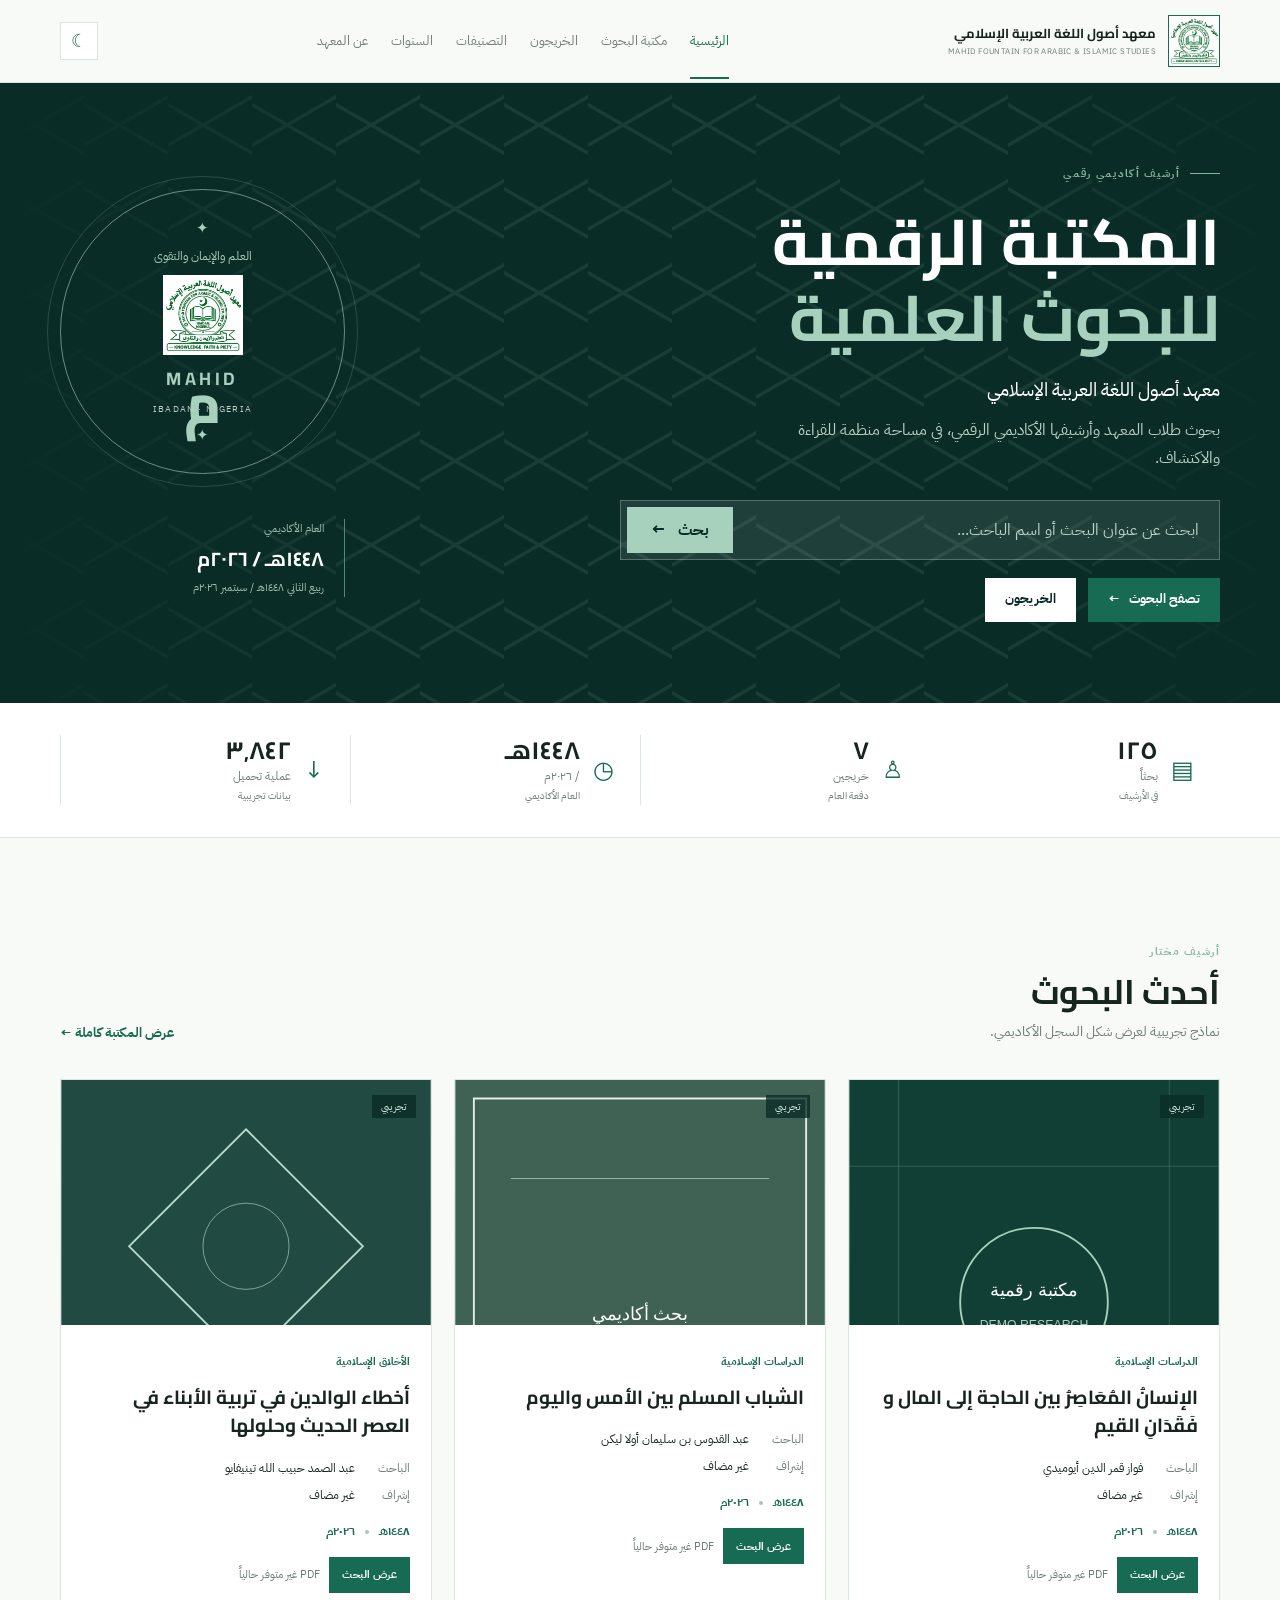
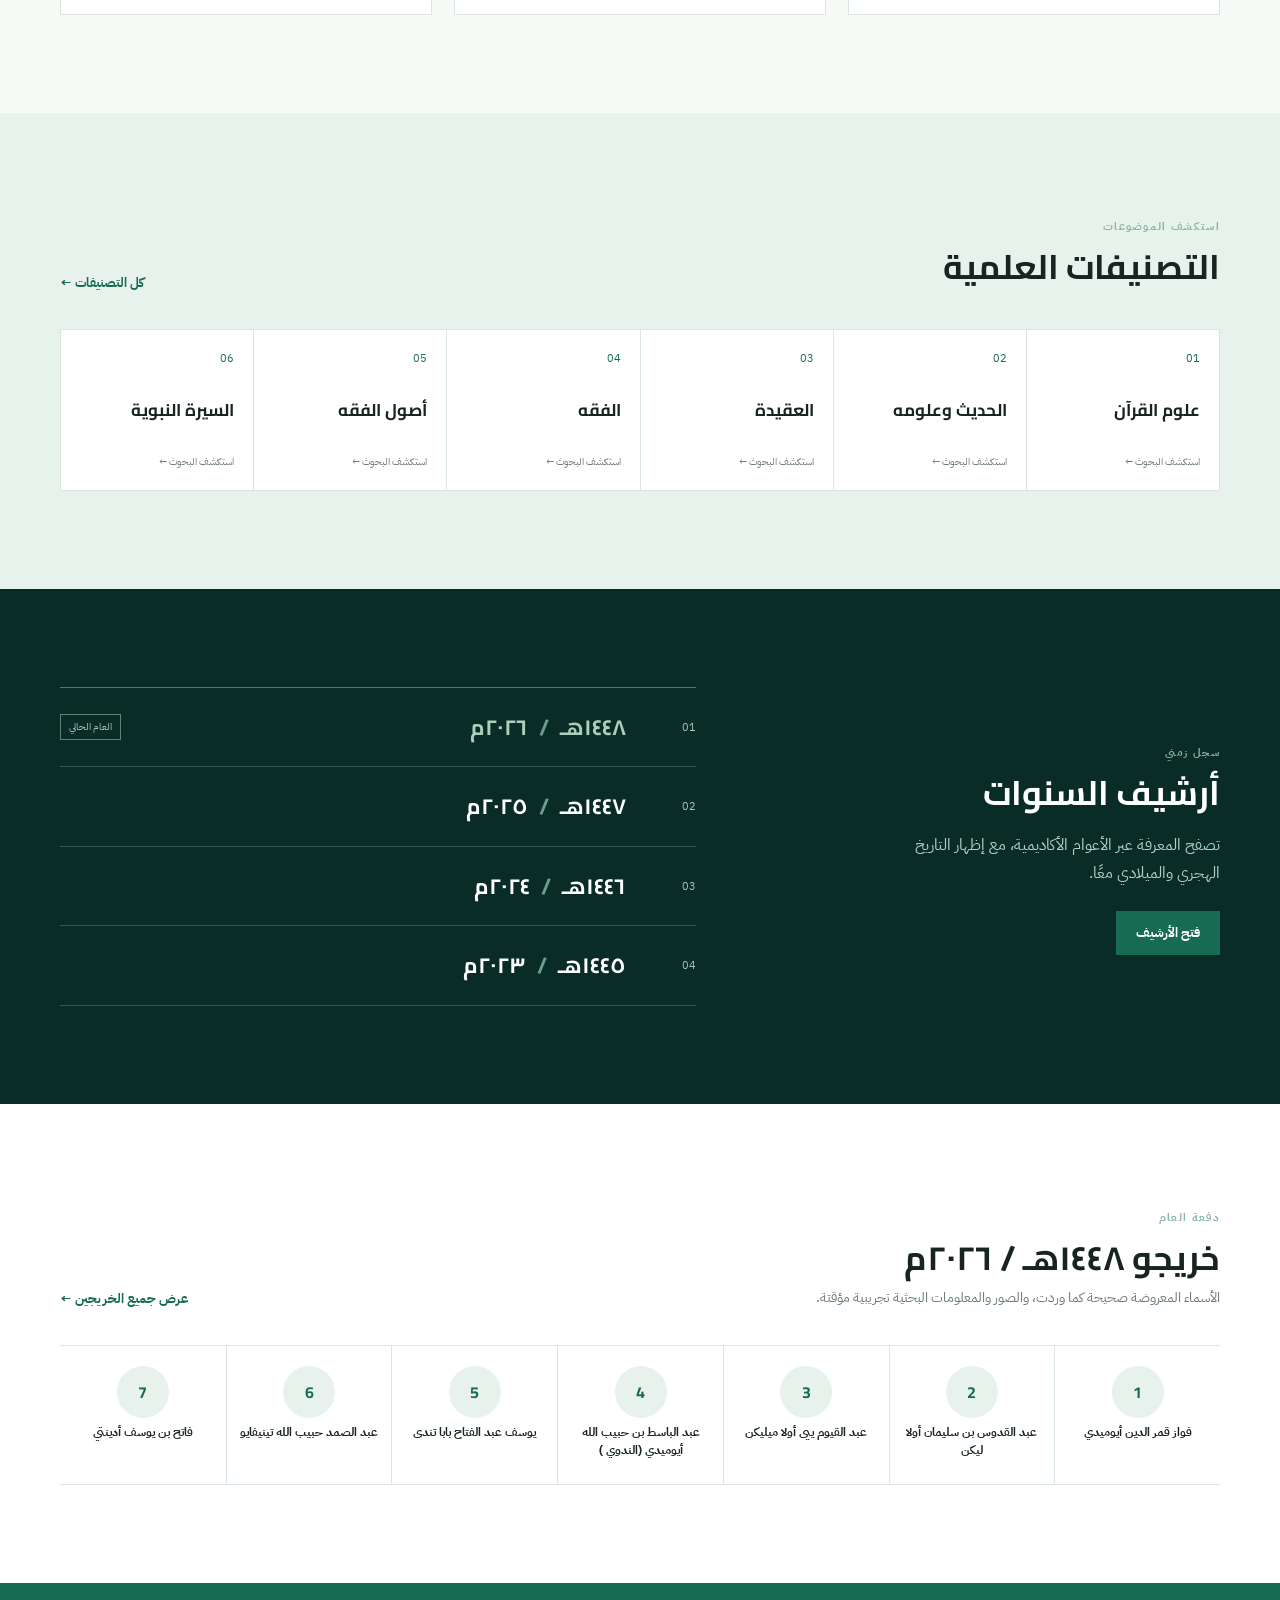
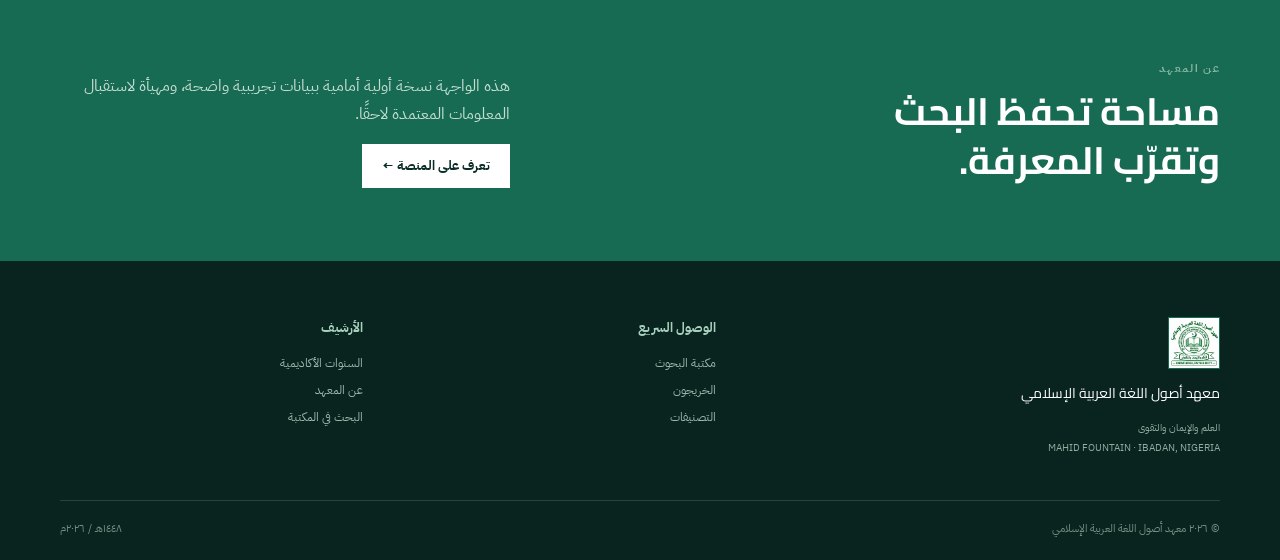
<file: index.html>
<!doctype html>
<html lang="ar" dir="rtl">

<head>
  <meta charset="UTF-8">
  <meta name="viewport" content="width=device-width, initial-scale=1.0">
  <title>المكتبة الرقمية للبحوث | معهد أصول اللغة العربية الإسلامي</title>
  <meta name="description" content="المكتبة الرقمية للبحوث العلمية لمعهد أصول اللغة العربية الإسلامي.">
  <meta property="og:title" content="المكتبة الرقمية للبحوث العلمية">
  <link rel="stylesheet" href="css/style.css">
</head>

<body data-page="الرئيسية">
  <header class="site-header">
    <div class="container header-inner"><a class="brand" href="index.html"><span class="logo-box"><img data-site-logo
            src="assets/logo.jpeg" alt=""><span class="logo-fallback-mark">م</span></span><span
          class="brand-copy"><strong>معهد أصول اللغة العربية الإسلامي</strong><small>MAHID FOUNTAIN FOR ARABIC &amp;
            ISLAMIC STUDIES</small></span></a>
      <nav class="desktop-nav" aria-label="التنقل الرئيسي"><a class="active" href="index.html">الرئيسية</a><a
          href="research.html">مكتبة البحوث</a><a href="graduands.html">الخريجون</a><a
          href="categories.html">التصنيفات</a><a href="years.html">السنوات</a><a href="about.html">عن المعهد</a></nav>
      <div class="header-tools"><button class="icon-button" data-theme-toggle
          aria-label="تفعيل الوضع الداكن">☾</button><button class="icon-button menu-button" data-menu-toggle
          aria-expanded="false" aria-label="فتح القائمة">☰</button></div>
    </div>
    <nav class="mobile-nav" data-mobile-nav><a href="index.html">الرئيسية</a><a href="research.html">مكتبة البحوث</a><a
        href="graduands.html">الخريجون</a><a href="categories.html">التصنيفات</a><a href="years.html">السنوات</a><a
        href="about.html">عن المعهد</a></nav>
  </header>
  <main>
    <section class="hero">
      <div class="pattern"></div>
      <div class="container hero-grid">
        <div class="hero-copy reveal">
          <div class="hero-kicker"><span></span> أرشيف أكاديمي رقمي</div>
          <h1>المكتبة الرقمية<br><em>للبحوث العلمية</em></h1>
          <p class="hero-institute">معهد أصول اللغة العربية الإسلامي</p>
          <p class="hero-description">بحوث طلاب المعهد وأرشيفها الأكاديمي الرقمي، في مساحة منظمة للقراءة والاكتشاف.</p>
          <form class="hero-search" data-global-search><input name="q"
              placeholder="ابحث عن عنوان البحث أو اسم الباحث..." aria-label="البحث في البحوث"><button type="submit">بحث
              <span>←</span></button></form>
          <div class="hero-actions"><a class="button button-primary" href="research.html">تصفح البحوث
              <span>←</span></a><a class="button button-light" href="graduands.html">الخريجون</a></div>
        </div>
        <div class="hero-seal reveal">
          <div class="seal-ring"><span class="seal-arabic">العلم والإيمان والتقوى</span>
            <div class="hero-logo"><img data-site-logo src="assets/logo.jpeg" alt=""><span
                class="logo-fallback-mark">م</span></div><strong>MAHID</strong><small>IBADAN · NIGERIA</small>
          </div>
          <div class="hero-date"><span>العام الأكاديمي</span><strong data-academic-year></strong><small
              data-site-date></small></div>
        </div>
      </div>
    </section>
    <section class="stats-section">
      <div class="container stats-grid">
        <div class="stat-item"><span class="stat-icon">▤</span><strong data-counter="125">٠</strong><span>بحثاً
            <small>في الأرشيف</small></span></div>
        <div class="stat-item"><span class="stat-icon">♙</span><strong data-counter="7">٠</strong><span>خريجين
            <small>دفعة العام</small></span></div>
        <div class="stat-item"><span class="stat-icon">◷</span><strong>١٤٤٨هـ</strong><span>/ ٢٠٢٦م <small>العام
              الأكاديمي</small></span></div>
        <div class="stat-item"><span class="stat-icon">↓</span><strong data-counter="3842">٠</strong><span>عملية تحميل
            <small>بيانات تجريبية</small></span></div>
      </div>
    </section>
    <section class="section">
      <div class="container">
        <div class="section-heading">
          <div><span class="eyebrow">أرشيف مختار</span>
            <h2>أحدث البحوث</h2>
            <p>نماذج تجريبية لعرض شكل السجل الأكاديمي.</p>
          </div><a class="text-link" href="research.html">عرض المكتبة كاملة ←</a>
        </div>
        <div class="research-grid" data-latest-research></div>
      </div>
    </section>
    <section class="section soft-section">
      <div class="container">
        <div class="section-heading">
          <div><span class="eyebrow">استكشف الموضوعات</span>
            <h2>التصنيفات العلمية</h2>
          </div><a class="text-link" href="categories.html">كل التصنيفات ←</a>
        </div>
        <div class="category-strip" data-home-categories></div>
      </div>
    </section>
    <section class="section year-section">
      <div class="container year-layout">
        <div><span class="eyebrow">سجل زمني</span>
          <h2>أرشيف السنوات</h2>
          <p>تصفح المعرفة عبر الأعوام الأكاديمية، مع إظهار التاريخ الهجري والميلادي معًا.</p><a
            class="button button-primary" href="years.html">فتح الأرشيف</a>
        </div>
        <div class="year-timeline" data-home-years></div>
      </div>
    </section>
    <section class="section graduates-section">
      <div class="container">
        <div class="section-heading">
          <div><span class="eyebrow">دفعة العام</span>
            <h2>خريجو ١٤٤٨هـ / ٢٠٢٦م</h2>
            <p>الأسماء المعروضة صحيحة كما وردت، والصور والمعلومات البحثية تجريبية مؤقتة.</p>
          </div><a class="text-link" href="graduands.html">عرض جميع الخريجين ←</a>
        </div>
          <div class="mini-people" data-home-graduands></div>
      </div>
    </section>
    <section class="about-band">
      <div class="container about-band-inner">
        <div><span class="eyebrow">عن المعهد</span>
          <h2>مساحة تحفظ البحث<br>وتقرّب المعرفة.</h2>
        </div>
        <div>
          <p>هذه الواجهة نسخة أولية أمامية ببيانات تجريبية واضحة، ومهيأة لاستقبال المعلومات المعتمدة لاحقًا.</p><a
            class="button button-light" href="about.html">تعرف على المنصة ←</a>
        </div>
      </div>
    </section>
  </main>
  <footer class="site-footer">
    <div class="container footer-grid">
      <div class="footer-brand"><span class="logo-box"><img data-site-logo src="assets/logo.jpeg" alt=""><span
            class="logo-fallback-mark">م</span></span>
        <p data-site-name></p><small>العلم والإيمان والتقوى<br>MAHID FOUNTAIN · IBADAN, NIGERIA</small>
      </div>
      <div>
        <h3>الوصول السريع</h3><a href="research.html">مكتبة البحوث</a><a href="graduands.html">الخريجون</a><a
          href="categories.html">التصنيفات</a>
      </div>
      <div>
        <h3>الأرشيف</h3><a href="years.html">السنوات الأكاديمية</a><a href="about.html">عن المعهد</a><a
          href="research.html">البحث في المكتبة</a>
      </div>
    </div>
    <div class="container footer-bottom"><span>© ٢٠٢٦ معهد أصول اللغة العربية الإسلامي</span><span
        data-academic-year></span></div>
  </footer>
  <script src="js/data.js"></script>
  <script src="js/main.js"></script>
</body>

</html>
</file>
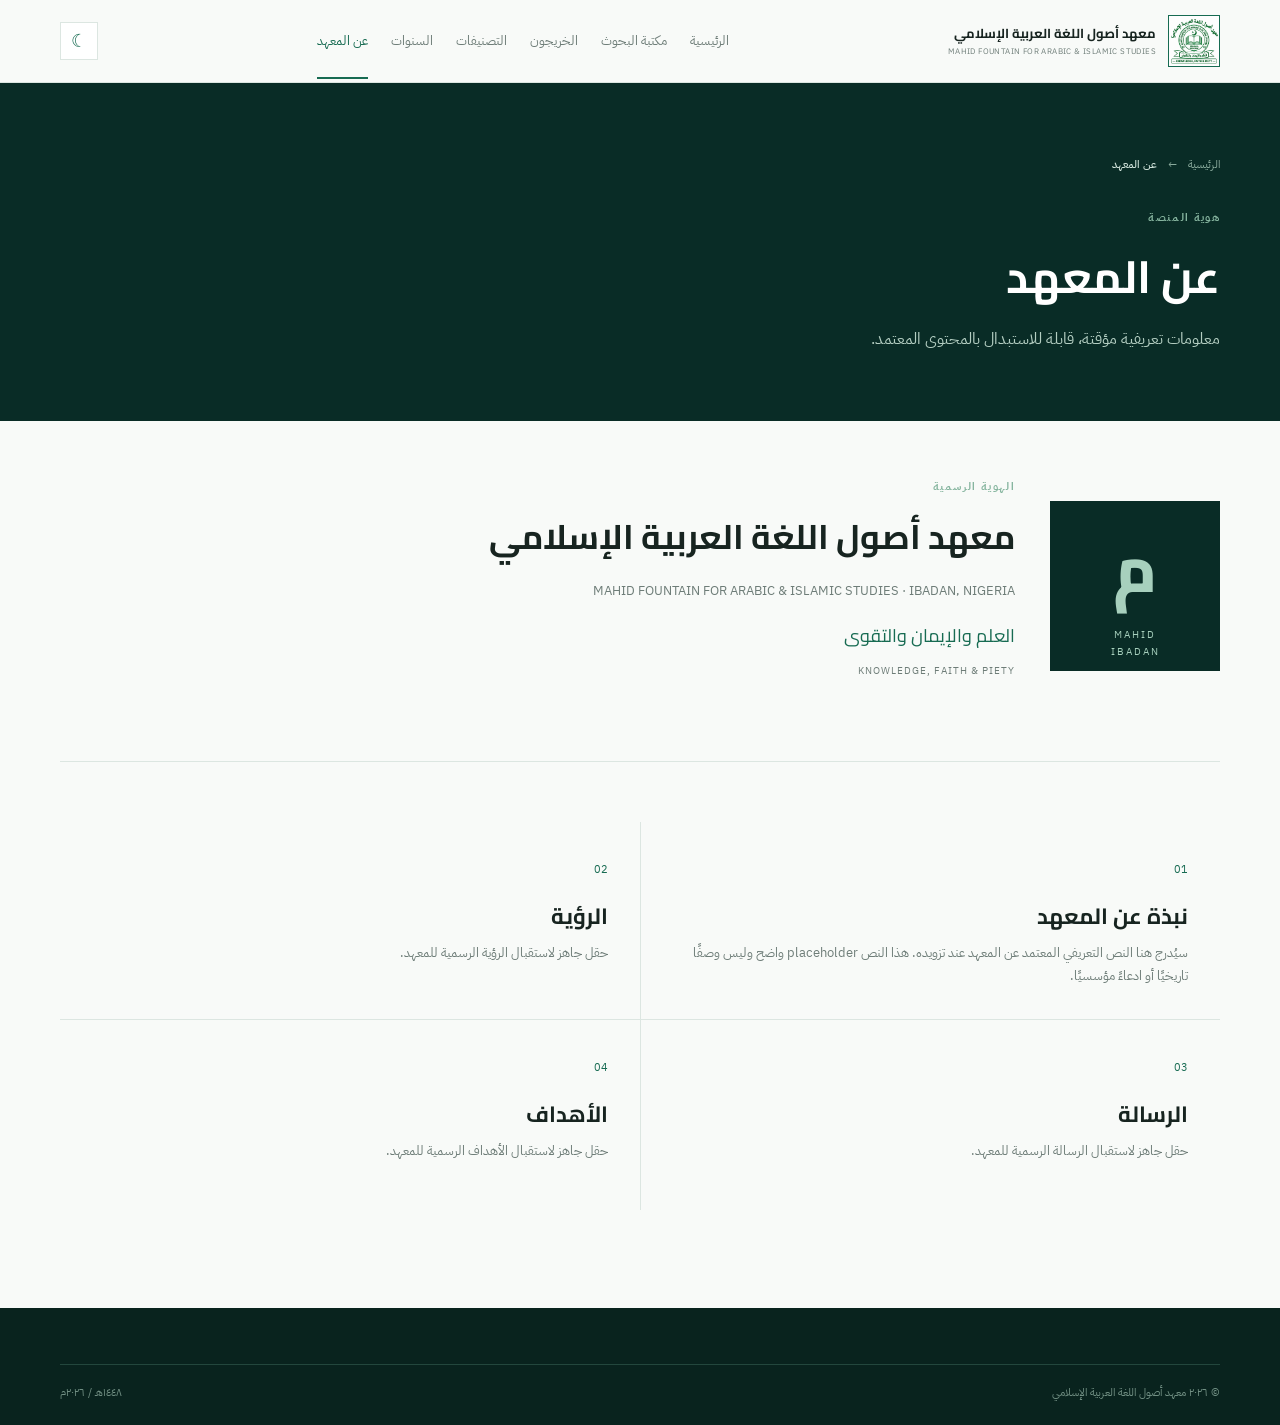
<file: about.html>
<!doctype html>
<html lang="ar" dir="rtl">

<head>
  <meta charset="UTF-8">
  <meta name="viewport" content="width=device-width, initial-scale=1.0">
  <title>عن المعهد | المكتبة الرقمية</title>
  <meta name="description" content="معلومات تعريفية وحقول جاهزة للاستبدال عن المعهد والمكتبة الرقمية.">
  <link rel="stylesheet" href="css/style.css">
</head>

<body data-page="عن المعهد">
  <header class="site-header">
    <div class="container header-inner"><a class="brand" href="index.html"><span class="logo-box"><img data-site-logo
            src="assets/logo.jpeg" alt=""><span class="logo-fallback-mark">م</span></span><span
          class="brand-copy"><strong>معهد أصول اللغة العربية الإسلامي</strong><small>MAHID FOUNTAIN FOR ARABIC &amp;
            ISLAMIC STUDIES</small></span></a>
      <nav class="desktop-nav"><a href="index.html">الرئيسية</a><a href="research.html">مكتبة البحوث</a><a
          href="graduands.html">الخريجون</a><a href="categories.html">التصنيفات</a><a href="years.html">السنوات</a><a
          class="active" href="about.html">عن المعهد</a></nav>
      <div class="header-tools"><button class="icon-button" data-theme-toggle
          aria-label="تفعيل الوضع الداكن">☾</button><button class="icon-button menu-button" data-menu-toggle
          aria-expanded="false" aria-label="فتح القائمة">☰</button></div>
    </div>
    <nav class="mobile-nav" data-mobile-nav><a href="index.html">الرئيسية</a><a href="research.html">مكتبة البحوث</a><a
        href="graduands.html">الخريجون</a><a href="categories.html">التصنيفات</a><a href="years.html">السنوات</a><a
        href="about.html">عن المعهد</a></nav>
  </header>
  <main>
    <section class="page-hero">
      <div class="container">
        <div class="breadcrumbs"><a href="index.html">الرئيسية</a><span>←</span><strong>عن المعهد</strong></div><span
          class="eyebrow">هوية المنصة</span>
        <h1>عن المعهد</h1>
        <p>معلومات تعريفية مؤقتة، قابلة للاستبدال بالمحتوى المعتمد.</p>
      </div>
    </section>
    <section class="section about-page">
      <div class="container">
        <div class="about-intro">
          <div class="about-mark"><span class="logo-fallback-mark">م</span><small>MAHID<br>IBADAN</small></div>
          <div><span class="eyebrow">الهوية الرسمية</span>
            <h2>معهد أصول اللغة العربية الإسلامي</h2>
            <p class="english-title">MAHID FOUNTAIN FOR ARABIC &amp; ISLAMIC STUDIES · IBADAN, NIGERIA</p>
            <p class="motto">العلم والإيمان والتقوى<br><small>KNOWLEDGE, FAITH &amp; PIETY</small></p>
          </div>
        </div>
        <div class="about-panels">
          <article><span>01</span>
            <h2>نبذة عن المعهد</h2>
            <p>سيُدرج هنا النص التعريفي المعتمد عن المعهد عند تزويده. هذا النص placeholder واضح وليس وصفًا تاريخيًا أو
              ادعاءً مؤسسيًا.</p>
          </article>
          <article><span>02</span>
            <h2>الرؤية</h2>
            <p>حقل جاهز لاستقبال الرؤية الرسمية للمعهد.</p>
          </article>
          <article><span>03</span>
            <h2>الرسالة</h2>
            <p>حقل جاهز لاستقبال الرسالة الرسمية للمعهد.</p>
          </article>
          <article><span>04</span>
            <h2>الأهداف</h2>
            <p>حقل جاهز لاستقبال الأهداف الرسمية للمعهد.</p>
          </article>
        </div>
      </div>
    </section>
  </main>
  <footer class="site-footer">
    <div class="container footer-bottom"><span>© ٢٠٢٦ معهد أصول اللغة العربية الإسلامي</span><span
        data-academic-year></span></div>
  </footer>
  <script src="js/data.js"></script>
  <script src="js/main.js"></script>
</body>

</html>
</file>
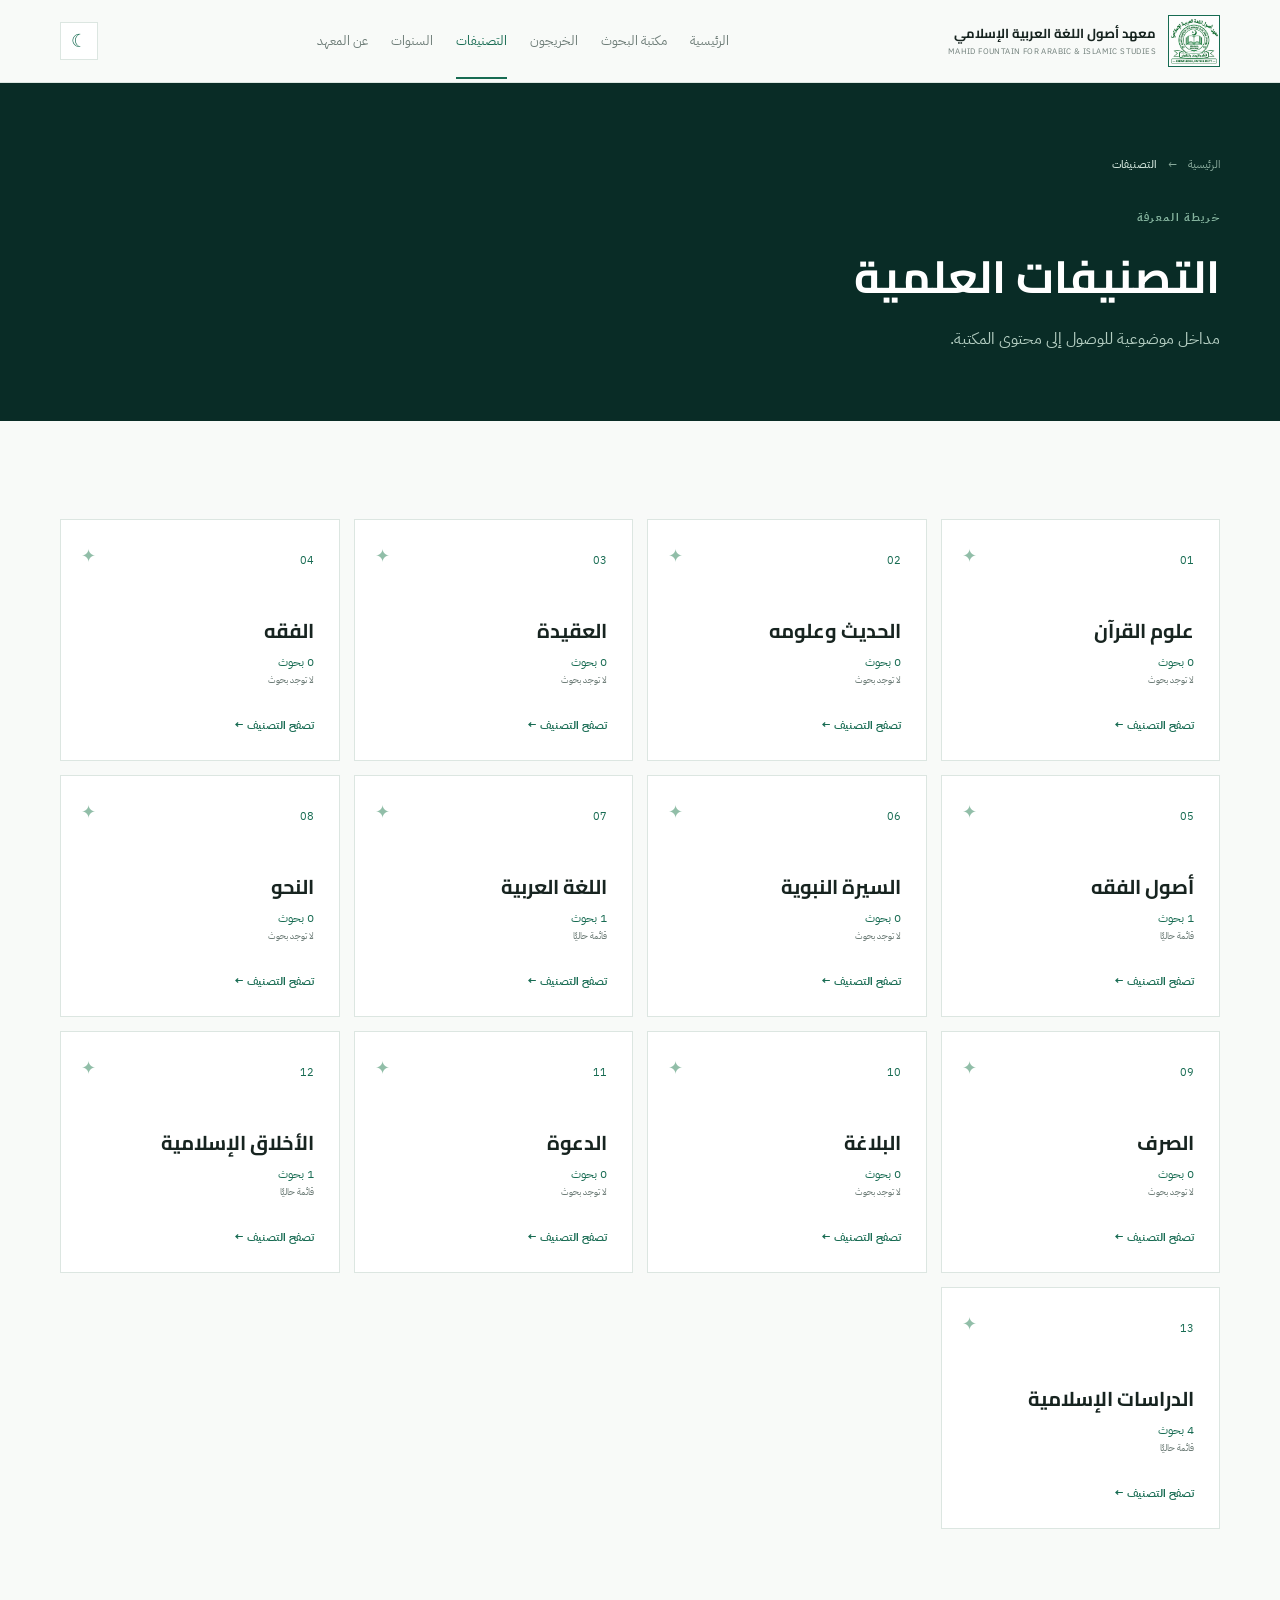
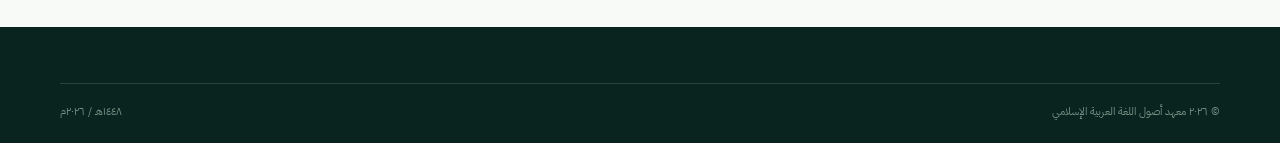
<file: categories.html>
<!doctype html>
<html lang="ar" dir="rtl">

<head>
  <meta charset="UTF-8">
  <meta name="viewport" content="width=device-width, initial-scale=1.0">
  <title>التصنيفات | المكتبة الرقمية</title>
  <meta name="description" content="تصنيفات البحوث الأكاديمية التجريبية.">
  <link rel="stylesheet" href="css/style.css">
</head>

<body data-page="التصنيفات">
  <header class="site-header">
    <div class="container header-inner"><a class="brand" href="index.html"><span class="logo-box"><img data-site-logo
            src="assets/logo.jpeg" alt=""><span class="logo-fallback-mark">م</span></span><span
          class="brand-copy"><strong>معهد أصول اللغة العربية الإسلامي</strong><small>MAHID FOUNTAIN FOR ARABIC &amp;
            ISLAMIC STUDIES</small></span></a>
      <nav class="desktop-nav"><a href="index.html">الرئيسية</a><a href="research.html">مكتبة البحوث</a><a
          href="graduands.html">الخريجون</a><a class="active" href="categories.html">التصنيفات</a><a
          href="years.html">السنوات</a><a href="about.html">عن المعهد</a></nav>
      <div class="header-tools"><button class="icon-button" data-theme-toggle
          aria-label="تفعيل الوضع الداكن">☾</button><button class="icon-button menu-button" data-menu-toggle
          aria-expanded="false" aria-label="فتح القائمة">☰</button></div>
    </div>
    <nav class="mobile-nav" data-mobile-nav><a href="index.html">الرئيسية</a><a href="research.html">مكتبة البحوث</a><a
        href="graduands.html">الخريجون</a><a href="categories.html">التصنيفات</a><a href="years.html">السنوات</a><a
        href="about.html">عن المعهد</a></nav>
  </header>
  <main>
    <section class="page-hero">
      <div class="container">
        <div class="breadcrumbs"><a href="index.html">الرئيسية</a><span>←</span><strong>التصنيفات</strong></div><span
          class="eyebrow">خريطة المعرفة</span>
        <h1>التصنيفات العلمية</h1>
        <p>مداخل موضوعية للوصول إلى محتوى المكتبة.</p>
      </div>
    </section>
    <section class="section">
      <div class="container">
        <div class="category-grid" data-category-grid></div>
      </div>
    </section>
  </main>
  <footer class="site-footer">
    <div class="container footer-bottom"><span>© ٢٠٢٦ معهد أصول اللغة العربية الإسلامي</span><span
        data-academic-year></span></div>
  </footer>
  <script src="js/data.js"></script>
  <script src="js/main.js"></script>
</body>

</html>
</file>
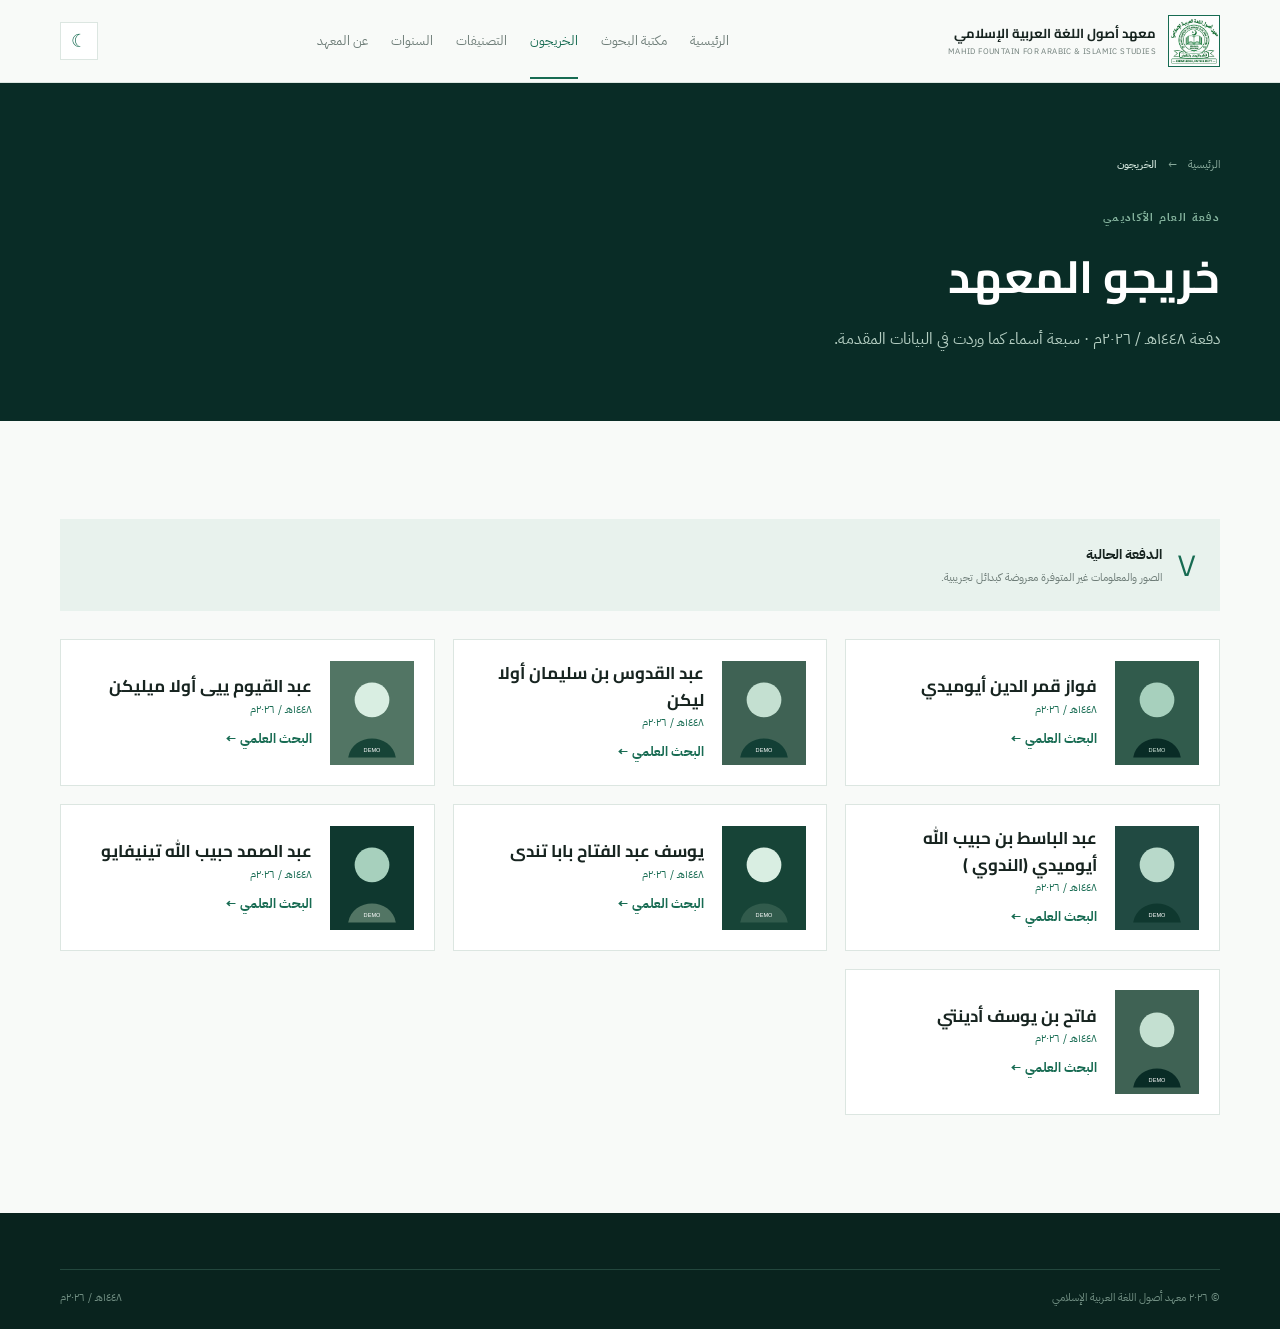
<file: graduands.html>
<!doctype html>
<html lang="ar" dir="rtl">

<head>
  <meta charset="UTF-8">
  <meta name="viewport" content="width=device-width, initial-scale=1.0">
  <title>الخريجون | معهد أصول اللغة العربية الإسلامي</title>
  <meta name="description" content="الخريجون السبعة في الدفعة التجريبية للعام الأكاديمي ١٤٤٨هـ / ٢٠٢٦م.">
  <link rel="stylesheet" href="css/style.css">
</head>

<body data-page="الخريجون">
  <header class="site-header">
    <div class="container header-inner"><a class="brand" href="index.html"><span class="logo-box"><img data-site-logo
            src="assets/logo.jpeg" alt=""><span class="logo-fallback-mark">م</span></span><span
          class="brand-copy"><strong>معهد أصول اللغة العربية الإسلامي</strong><small>MAHID FOUNTAIN FOR ARABIC &amp;
            ISLAMIC STUDIES</small></span></a>
      <nav class="desktop-nav"><a href="index.html">الرئيسية</a><a href="research.html">مكتبة البحوث</a><a
          class="active" href="graduands.html">الخريجون</a><a href="categories.html">التصنيفات</a><a
          href="years.html">السنوات</a><a href="about.html">عن المعهد</a></nav>
      <div class="header-tools"><button class="icon-button" data-theme-toggle
          aria-label="تفعيل الوضع الداكن">☾</button><button class="icon-button menu-button" data-menu-toggle
          aria-expanded="false" aria-label="فتح القائمة">☰</button></div>
    </div>
    <nav class="mobile-nav" data-mobile-nav><a href="index.html">الرئيسية</a><a href="research.html">مكتبة البحوث</a><a
        href="graduands.html">الخريجون</a><a href="categories.html">التصنيفات</a><a href="years.html">السنوات</a><a
        href="about.html">عن المعهد</a></nav>
  </header>
  <main>
    <section class="page-hero">
      <div class="container">
        <div class="breadcrumbs"><a href="index.html">الرئيسية</a><span>←</span><strong>الخريجون</strong></div><span
          class="eyebrow">دفعة العام الأكاديمي</span>
        <h1>خريجو المعهد</h1>
        <p>دفعة ١٤٤٨هـ / ٢٠٢٦م · سبعة أسماء كما وردت في البيانات المقدمة.</p>
      </div>
    </section>
    <section class="section">
      <div class="container">
        <div class="graduands-note"><span>٧</span>
          <div><strong>الدفعة الحالية</strong><small>الصور والمعلومات غير المتوفرة معروضة كبدائل تجريبية.</small></div>
        </div>
        <div class="people-grid" data-graduands-grid></div>
      </div>
    </section>
  </main>
  <footer class="site-footer">
    <div class="container footer-bottom"><span>© ٢٠٢٦ معهد أصول اللغة العربية الإسلامي</span><span
        data-academic-year></span></div>
  </footer>
  <script src="js/data.js"></script>
  <script src="js/main.js"></script>
  <script src="js/graduands.js"></script>
</body>

</html>
</file>
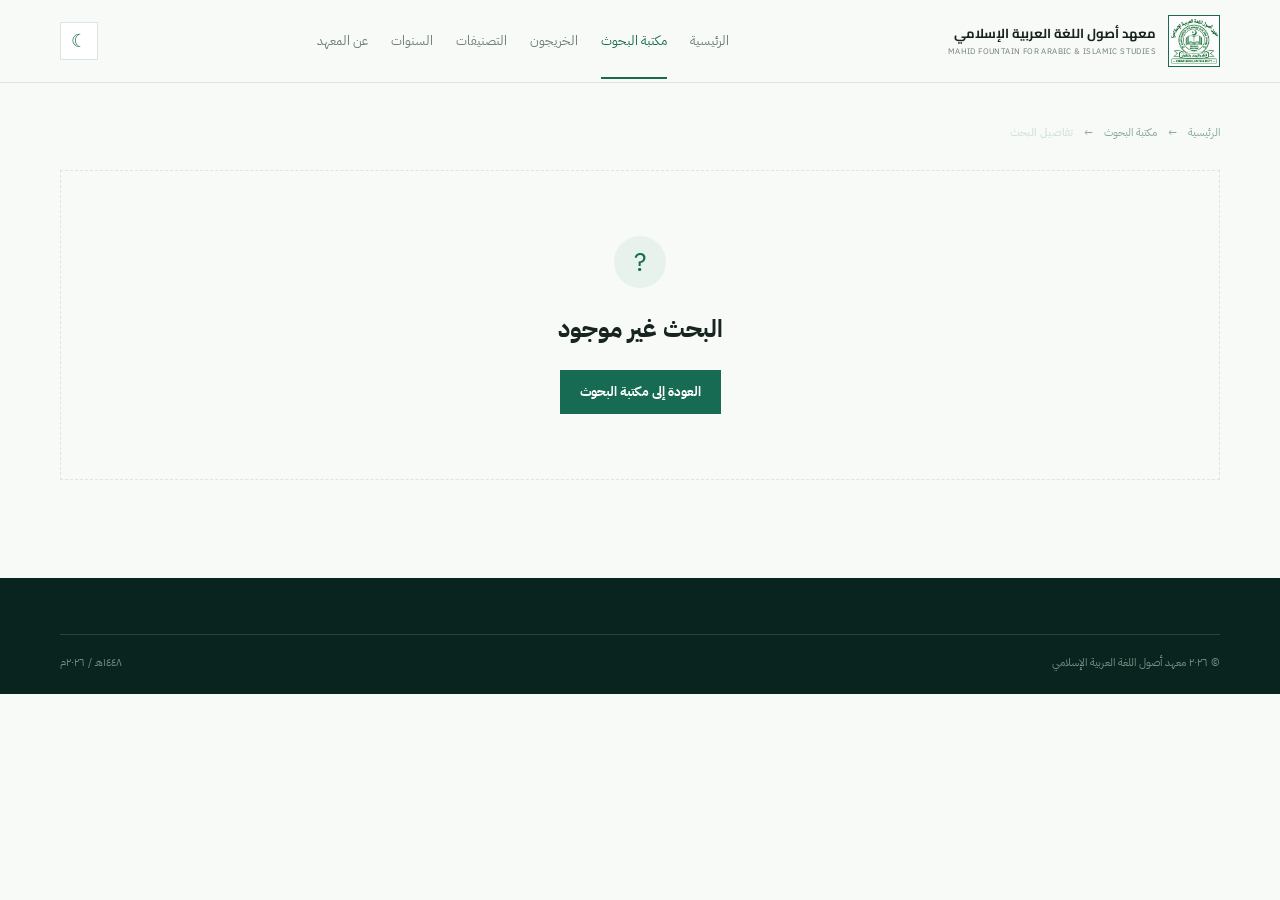
<file: research-details.html>
<!doctype html>
<html lang="ar" dir="rtl">

<head>
  <meta charset="UTF-8">
  <meta name="viewport" content="width=device-width, initial-scale=1.0">
  <title>تفاصيل البحث | المكتبة الرقمية</title>
  <meta name="description" content="تفاصيل بحث تجريبي في المكتبة الرقمية.">
  <link rel="stylesheet" href="css/style.css">
</head>

<body data-page="تفاصيل البحث">
  <header class="site-header">
    <div class="container header-inner"><a class="brand" href="index.html"><span class="logo-box"><img data-site-logo
            src="assets/logo.jpeg" alt=""><span class="logo-fallback-mark">م</span></span><span
          class="brand-copy"><strong>معهد أصول اللغة العربية الإسلامي</strong><small>MAHID FOUNTAIN FOR ARABIC &amp;
            ISLAMIC STUDIES</small></span></a>
      <nav class="desktop-nav"><a href="index.html">الرئيسية</a><a class="active" href="research.html">مكتبة
          البحوث</a><a href="graduands.html">الخريجون</a><a href="categories.html">التصنيفات</a><a
          href="years.html">السنوات</a><a href="about.html">عن المعهد</a></nav>
      <div class="header-tools"><button class="icon-button" data-theme-toggle
          aria-label="تفعيل الوضع الداكن">☾</button><button class="icon-button menu-button" data-menu-toggle
          aria-expanded="false" aria-label="فتح القائمة">☰</button></div>
    </div>
    <nav class="mobile-nav" data-mobile-nav><a href="index.html">الرئيسية</a><a href="research.html">مكتبة البحوث</a><a
        href="graduands.html">الخريجون</a><a href="categories.html">التصنيفات</a><a href="years.html">السنوات</a><a
        href="about.html">عن المعهد</a></nav>
  </header>
  <main>
    <section class="section detail-section">
      <div class="container">
        <div class="breadcrumbs"><a href="index.html">الرئيسية</a><span>←</span><a href="research.html">مكتبة
            البحوث</a><span>←</span><strong>تفاصيل البحث</strong></div>
        <div data-research-detail></div>
      </div>
    </section>
  </main>
  <footer class="site-footer">
    <div class="container footer-bottom"><span>© ٢٠٢٦ معهد أصول اللغة العربية الإسلامي</span><span
        data-academic-year></span></div>
  </footer>
  <script src="js/data.js"></script>
  <script src="js/main.js"></script>
  <script>document.addEventListener('DOMContentLoaded', () => { const item = researches.find(r => r.id === Number(new URLSearchParams(location.search).get('id'))); const root = document.querySelector('[data-research-detail]'); if (!item) { root.innerHTML = '<div class="empty-state"><span class="empty-icon">?</span><h1>البحث غير موجود</h1><a class="button button-primary" href="research.html">العودة إلى مكتبة البحوث</a></div>'; return; } root.innerHTML = `<div class="detail-grid"><div class="detail-cover"><img src="${item.cover}" alt="غلاف تجريبي: ${item.title}" onerror="this.hidden=true;this.parentElement.classList.add('cover-missing')"><span class="demo-ribbon">محتوى تجريبي</span></div><div class="detail-copy"><span class="eyebrow">${item.category}</span><h1>${item.title}</h1><p class="english-title">${item.titleEnglish}</p><div class="detail-meta"><div><span>الباحث</span><strong>${item.author}</strong><small>${item.authorEnglish}</small></div><div><span>إشراف</span><strong>${item.supervisor}</strong></div><div><span>السنة</span><strong>${item.hijriYear} / ${item.gregorianYear}</strong></div><div><span>التاريخ</span><strong>${item.date}</strong></div></div><div class="detail-actions"><button class="button button-primary" data-read>قراءة البحث</button><button class="button button-ghost" data-share>مشاركة البحث</button></div><p class="pdf-note">سيتم إضافة ملف البحث PDF هنا · ${item.pdf ? 'الملف متوفر' : 'PDF غير متوفر حالياً'}</p></div></div><div class="abstract"><span class="eyebrow">عن السجل</span><h2>الملخص</h2><p>${item.description}</p><div class="notice">هذا النص وبيانات الغلاف والنشر تجريبية، إلى حين إدراج المعلومات المعتمدة.</div></div>`; document.querySelector('[data-share]').addEventListener('click', async () => { try { if (navigator.share) await navigator.share({ title: item.title, url: location.href }); else { await navigator.clipboard.writeText(location.href); alert('تم نسخ الرابط'); } } catch (e) { } }); document.querySelector('[data-read]').addEventListener('click', () => alert('سيتم إضافة ملف البحث PDF هنا')); });</script>
    <script>document.addEventListener('DOMContentLoaded', () => { const item = researches.find(r => r.id === Number(new URLSearchParams(location.search).get('id'))); const root = document.querySelector('[data-research-detail]'); if (!item) { root.innerHTML = '<div class="empty-state"><span class="empty-icon">?</span><h1>البحث غير موجود</h1><a class="button button-primary" href="research.html">العودة إلى مكتبة البحوث</a></div>'; return; } root.innerHTML = `<div class="detail-grid"><div class="detail-cover"><img src="${item.cover}" alt="غلاف تجريبي: ${item.title}" onerror="this.hidden=true;this.parentElement.classList.add('cover-missing')"><span class="demo-ribbon">محتوى تجريبي</span></div><div class="detail-copy"><span class="eyebrow">${item.category}</span><h1>${item.title}</h1>${item.titleEnglish ? `<p class="english-title">${item.titleEnglish}</p>` : ''}<div class="detail-meta"><div><span>الباحث</span><strong>${item.author}</strong>${item.authorEnglish ? `<small>${item.authorEnglish}</small>` : ''}</div><div><span>إشراف</span><strong>${item.supervisor}</strong></div><div><span>السنة</span><strong>${item.hijriYear} / ${item.gregorianYear}</strong></div><div><span>التاريخ</span><strong>${item.date}</strong></div></div><div class="detail-actions"><button class="button button-primary" data-read>قراءة البحث</button><button class="button button-ghost" data-share>مشاركة البحث</button></div><p class="pdf-note">سيتم إضافة ملف البحث PDF هنا · ${item.pdf ? 'الملف متوفر' : 'PDF غير متوفر حالياً'}</p></div></div><div class="abstract"><span class="eyebrow">عن السجل</span><h2>الملخص</h2><p>${item.description}</p><div class="notice">هذا النص وبيانات الغلاف والنشر تجريبية، إلى حين إدراج المعلومات المعتمدة.</div></div>`; document.querySelector('[data-share]').addEventListener('click', async () => { try { if (navigator.share) await navigator.share({ title: item.title, url: location.href }); else { await navigator.clipboard.writeText(location.href); alert('تم نسخ الرابط'); } } catch (e) { } }); document.querySelector('[data-read]').addEventListener('click', () => alert('سيتم إضافة ملف البحث PDF هنا')); });</script>
</body>

</html>
</file>
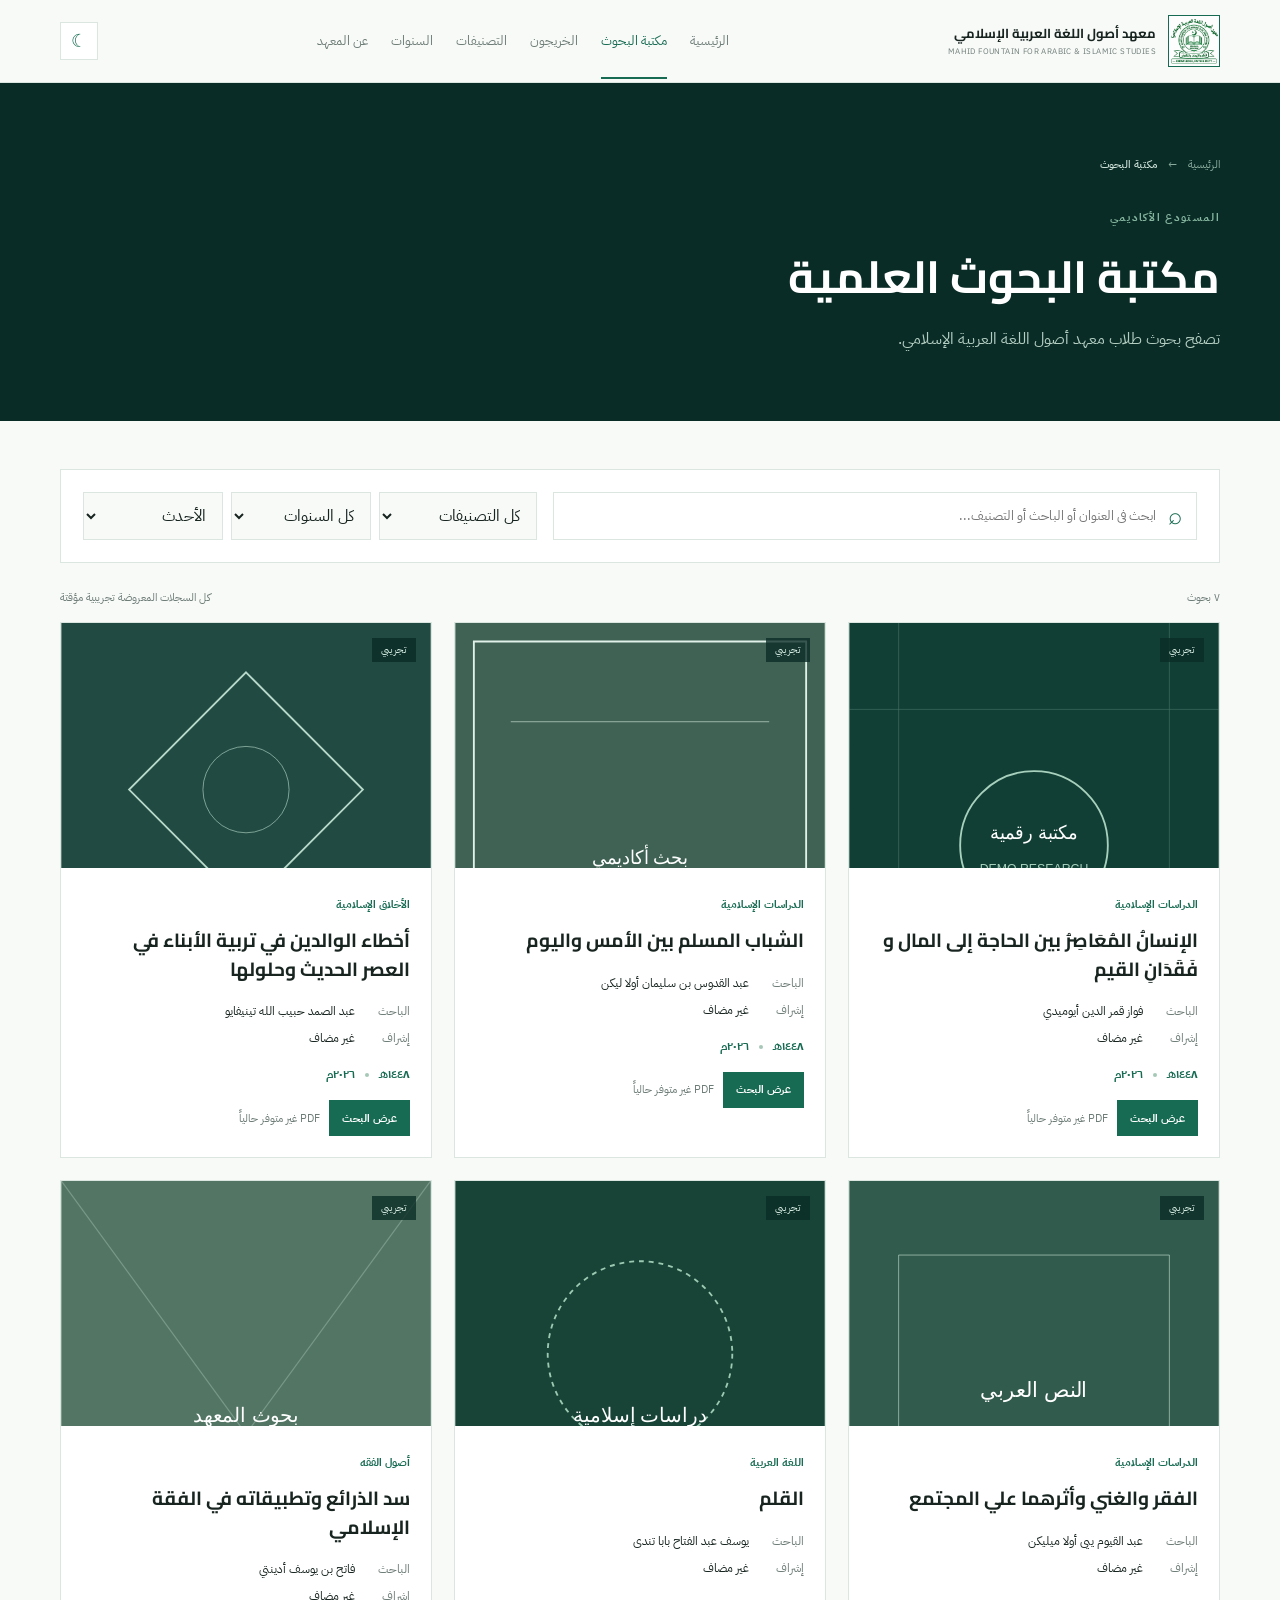
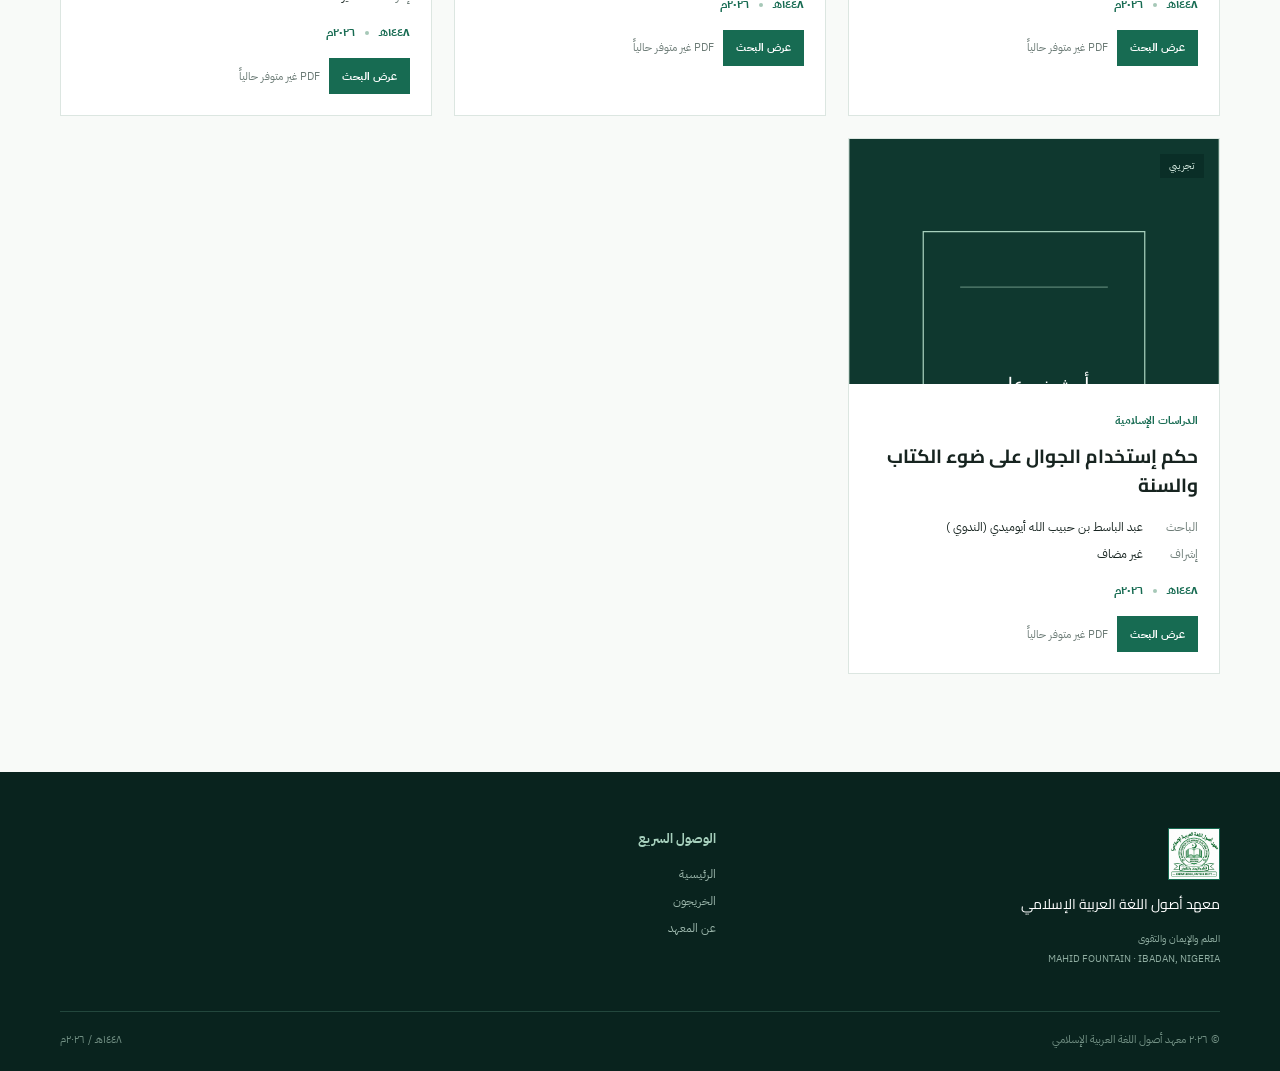
<file: research.html>
<!doctype html>
<html lang="ar" dir="rtl">

<head>
  <meta charset="UTF-8">
  <meta name="viewport" content="width=device-width, initial-scale=1.0">
  <title>مكتبة البحوث | معهد أصول اللغة العربية الإسلامي</title>
  <meta name="description" content="تصفح البحوث الأكاديمية التجريبية في المكتبة الرقمية.">
  <link rel="stylesheet" href="css/style.css">
</head>

<body data-page="مكتبة البحوث">
  <header class="site-header">
    <div class="container header-inner"><a class="brand" href="index.html"><span class="logo-box"><img data-site-logo
            src="assets/logo.jpeg" alt=""><span class="logo-fallback-mark">م</span></span><span
          class="brand-copy"><strong>معهد أصول اللغة العربية الإسلامي</strong><small>MAHID FOUNTAIN FOR ARABIC &amp;
            ISLAMIC STUDIES</small></span></a>
      <nav class="desktop-nav"><a href="index.html">الرئيسية</a><a class="active" href="research.html">مكتبة
          البحوث</a><a href="graduands.html">الخريجون</a><a href="categories.html">التصنيفات</a><a
          href="years.html">السنوات</a><a href="about.html">عن المعهد</a></nav>
      <div class="header-tools"><button class="icon-button" data-theme-toggle
          aria-label="تفعيل الوضع الداكن">☾</button><button class="icon-button menu-button" data-menu-toggle
          aria-expanded="false" aria-label="فتح القائمة">☰</button></div>
    </div>
    <nav class="mobile-nav" data-mobile-nav><a href="index.html">الرئيسية</a><a href="research.html">مكتبة البحوث</a><a
        href="graduands.html">الخريجون</a><a href="categories.html">التصنيفات</a><a href="years.html">السنوات</a><a
        href="about.html">عن المعهد</a></nav>
  </header>
  <main>
    <section class="page-hero">
      <div class="container">
        <div class="breadcrumbs"><a href="index.html">الرئيسية</a><span>←</span><strong>مكتبة البحوث</strong></div><span
          class="eyebrow">المستودع الأكاديمي</span>
        <h1>مكتبة البحوث العلمية</h1>
        <p>تصفح بحوث طلاب معهد أصول اللغة العربية الإسلامي.</p>
      </div>
    </section>
    <section class="section library-section">
      <div class="container">
        <div class="library-toolbar"><label class="search-field"><span>⌕</span><input data-library-search
              placeholder="ابحث في العنوان أو الباحث أو التصنيف..." aria-label="البحث في المكتبة"></label>
          <div class="filter-row"><select data-filter="category" aria-label="التصنيف">
              <option value="">كل التصنيفات</option>
            </select><select data-filter="year" aria-label="السنة">
              <option value="">كل السنوات</option>
            </select><select data-filter="sort" aria-label="الترتيب">
              <option value="newest">الأحدث</option>
              <option value="oldest">الأقدم</option>
              <option value="title">حسب العنوان</option>
            </select></div>
        </div>
        <div class="results-bar"><span data-results-count>٠ بحوث</span><span>كل السجلات المعروضة تجريبية مؤقتة</span>
        </div>
        <div class="research-grid" data-research-grid></div>
      </div>
    </section>
  </main>
  <footer class="site-footer">
    <div class="container footer-grid">
      <div class="footer-brand"><span class="logo-box"><img data-site-logo src="assets/logo.jpeg" alt=""><span
            class="logo-fallback-mark">م</span></span>
        <p data-site-name></p><small>العلم والإيمان والتقوى<br>MAHID FOUNTAIN · IBADAN, NIGERIA</small>
      </div>
      <div>
        <h3>الوصول السريع</h3><a href="index.html">الرئيسية</a><a href="graduands.html">الخريجون</a><a
          href="about.html">عن المعهد</a>
      </div>
    </div>
    <div class="container footer-bottom"><span>© ٢٠٢٦ معهد أصول اللغة العربية الإسلامي</span><span
        data-academic-year></span></div>
  </footer>
  <script src="js/data.js"></script>
  <script src="js/main.js"></script>
  <script src="js/research.js"></script>
</body>

</html>
</file>
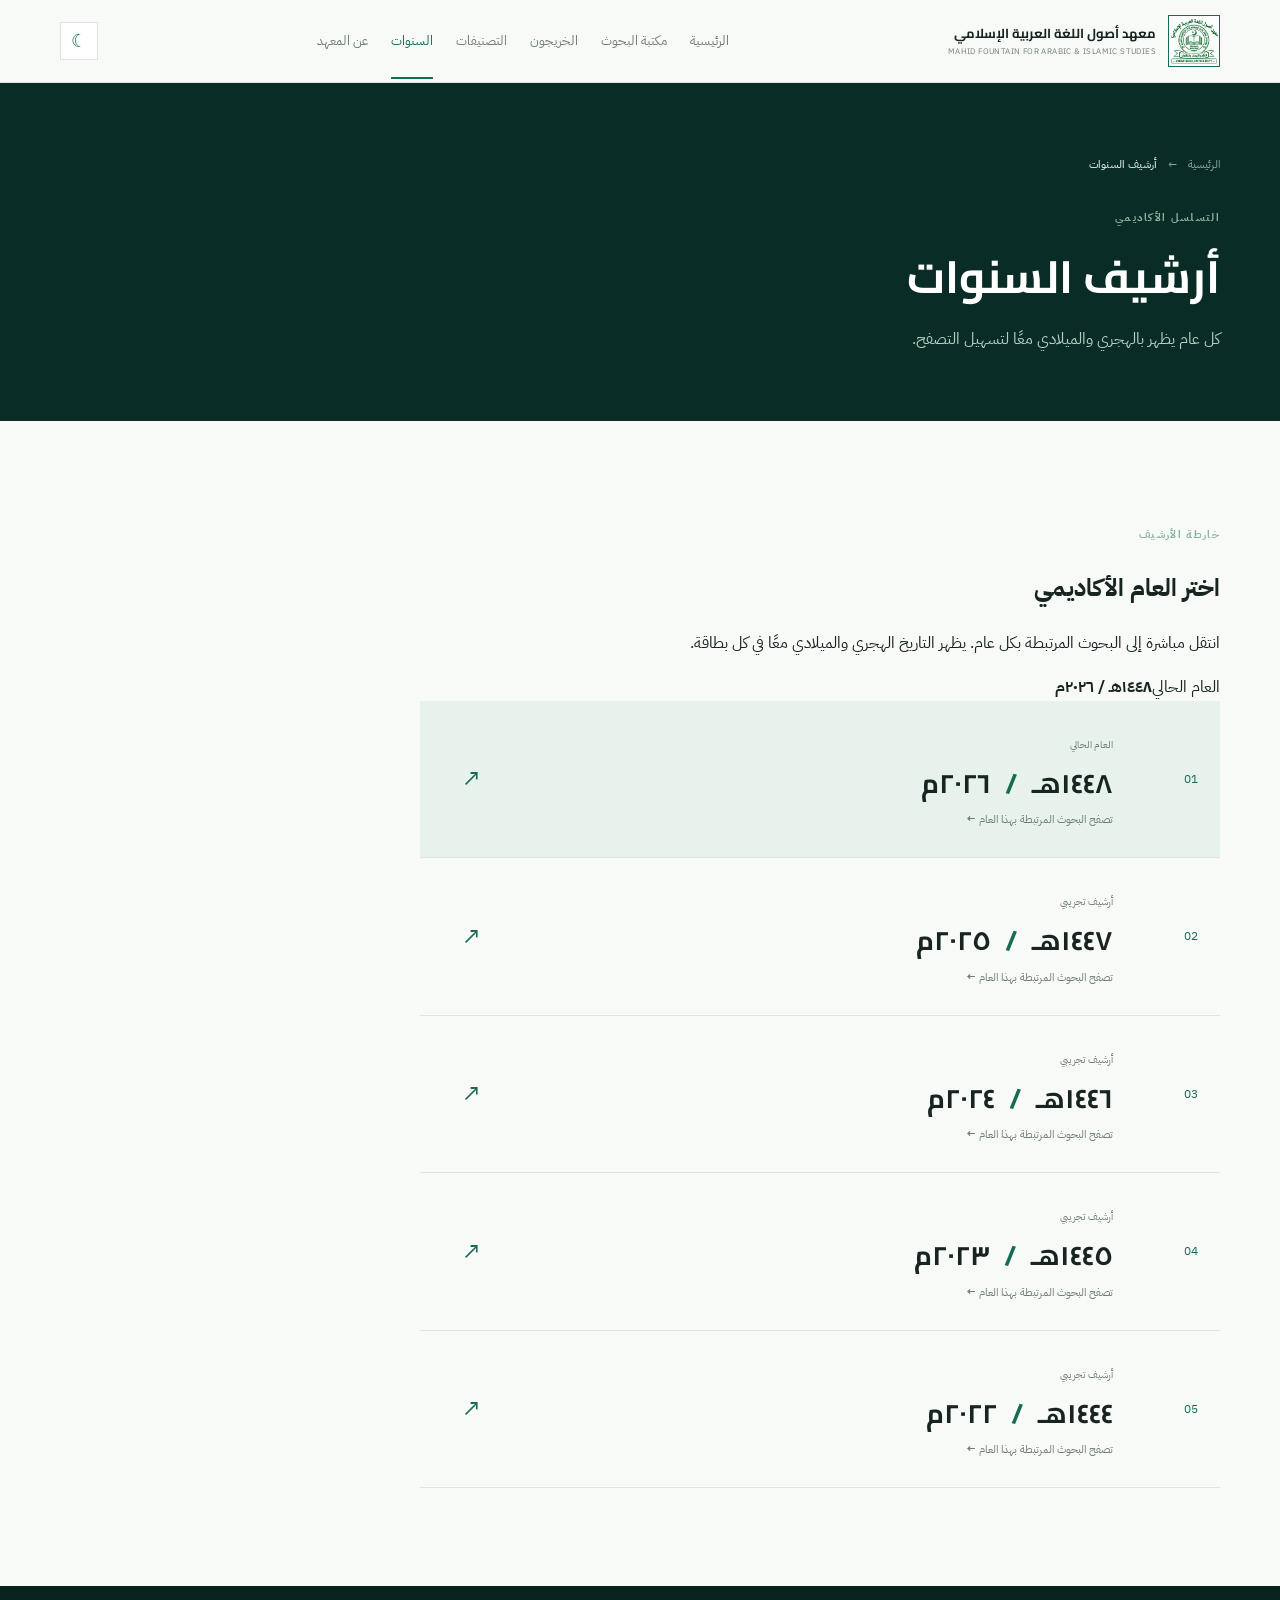
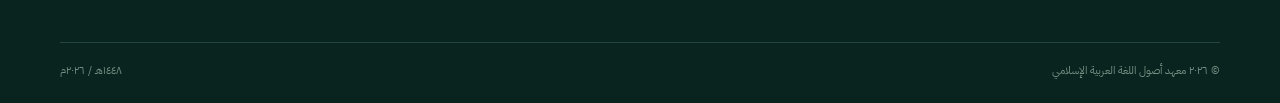
<file: years.html>
<!doctype html>
<html lang="ar" dir="rtl">

<head>
  <meta charset="UTF-8">
  <meta name="viewport" content="width=device-width, initial-scale=1.0">
  <title>أرشيف السنوات | المكتبة الرقمية</title>
  <meta name="description" content="الأرشيف الأكاديمي التجريبي حسب السنوات الهجرية والميلادية.">
  <link rel="stylesheet" href="css/style.css">
</head>

<body data-page="أرشيف السنوات">
  <header class="site-header">
    <div class="container header-inner"><a class="brand" href="index.html"><span class="logo-box"><img data-site-logo
            src="assets/logo.jpeg" alt=""><span class="logo-fallback-mark">م</span></span><span
          class="brand-copy"><strong>معهد أصول اللغة العربية الإسلامي</strong><small>MAHID FOUNTAIN FOR ARABIC &amp;
            ISLAMIC STUDIES</small></span></a>
      <nav class="desktop-nav"><a href="index.html">الرئيسية</a><a href="research.html">مكتبة البحوث</a><a
          href="graduands.html">الخريجون</a><a href="categories.html">التصنيفات</a><a class="active"
          href="years.html">السنوات</a><a href="about.html">عن المعهد</a></nav>
      <div class="header-tools"><button class="icon-button" data-theme-toggle
          aria-label="تفعيل الوضع الداكن">☾</button><button class="icon-button menu-button" data-menu-toggle
          aria-expanded="false" aria-label="فتح القائمة">☰</button></div>
    </div>
    <nav class="mobile-nav" data-mobile-nav><a href="index.html">الرئيسية</a><a href="research.html">مكتبة البحوث</a><a
        href="graduands.html">الخريجون</a><a href="categories.html">التصنيفات</a><a href="years.html">السنوات</a><a
        href="about.html">عن المعهد</a></nav>
  </header>
  <main>
    <section class="page-hero">
      <div class="container">
        <div class="breadcrumbs"><a href="index.html">الرئيسية</a><span>←</span><strong>أرشيف السنوات</strong></div>
        <span class="eyebrow">التسلسل الأكاديمي</span>
        <h1>أرشيف السنوات</h1>
        <p>كل عام يظهر بالهجري والميلادي معًا لتسهيل التصفح.</p>
      </div>
    </section>
    <section class="section archive-section">
      <div class="container archive-layout">
        <div class="archive-intro">
          <span class="eyebrow">خارطة الأرشيف</span>
          <h2>اختر العام الأكاديمي</h2>
          <p>انتقل مباشرة إلى البحوث المرتبطة بكل عام. يظهر التاريخ الهجري والميلادي معًا في كل بطاقة.</p>
          <div class="archive-current-note"><span>العام الحالي</span><strong data-academic-year></strong></div>
        </div>
        <div class="archive-list" data-year-archive></div>
      </div>
    </section>
  </main>
  <footer class="site-footer">
    <div class="container footer-bottom"><span>© ٢٠٢٦ معهد أصول اللغة العربية الإسلامي</span><span
        data-academic-year></span></div>
  </footer>
  <script src="js/data.js"></script>
  <script src="js/main.js"></script>
</body>

</html>
</file>
<file: css/style.css>
@import url('https://fonts.googleapis.com/css2?family=Cairo:wght@400;500;600;700;800&family=IBM+Plex+Sans+Arabic:wght@400;500;600;700&display=swap');

:root{--green:#176b52;--green-dark:#0c3f34;--green-deep:#092c26;--mint:#e8f2ed;--paper:#f8faf8;--white:#fff;--ink:#172420;--muted:#6e7d78;--line:#dce6e1;--shadow:0 18px 45px rgba(19,55,43,.09);--radius:2px;--font:'IBM Plex Sans Arabic','Cairo',sans-serif;--display:'Cairo',sans-serif}
:root[data-theme=dark]{--paper:#101916;--white:#17221e;--ink:#eef5f1;--muted:#a0b2aa;--line:#2d4039;--mint:#173c31;--shadow:0 18px 45px rgba(0,0,0,.2)}
*{box-sizing:border-box}html{scroll-behavior:smooth}body{margin:0;background:var(--paper);color:var(--ink);font-family:var(--font);line-height:1.75}a{color:inherit;text-decoration:none}button,input,select{font:inherit}button{cursor:pointer}img{max-width:100%;display:block}.container{width:min(1160px,calc(100% - 48px));margin-inline:auto}.site-header{position:sticky;top:0;z-index:20;background:color-mix(in srgb,var(--paper) 92%,transparent);backdrop-filter:blur(16px);border-bottom:1px solid var(--line)}.header-inner{height:82px;display:flex;align-items:center;justify-content:space-between;gap:28px}.brand{display:flex;align-items:center;gap:12px;min-width:260px}.logo-box{position:relative;width:52px;height:52px;display:grid;place-items:center;flex:none;border:1px solid var(--green);overflow:hidden;background:var(--mint)}.logo-box img{width:100%;height:100%;object-fit:contain}.logo-fallback-mark{font-family:var(--display);font-weight:800;color:var(--green);font-size:25px}.brand-copy{display:grid;gap:1px}.brand-copy strong{font-family:var(--display);font-size:13px;line-height:1.4}.brand-copy small{color:var(--muted);font-size:8px;letter-spacing:.05em;direction:ltr;text-align:right}.desktop-nav{display:flex;align-items:center;gap:23px;font-size:13px;color:var(--muted);white-space:nowrap}.desktop-nav a{position:relative;padding:27px 0}.desktop-nav a:hover,.desktop-nav a.active{color:var(--green)}.desktop-nav a.active:after{content:'';position:absolute;bottom:0;right:0;left:0;height:2px;background:var(--green)}.header-tools{display:flex;gap:8px}.icon-button{width:38px;height:38px;border:1px solid var(--line);background:var(--white);color:var(--green);display:grid;place-items:center;font-size:18px}.menu-button{display:none}.mobile-nav{display:none;padding:8px 24px 20px;border-top:1px solid var(--line)}.mobile-nav a{display:block;padding:10px 0;color:var(--muted);border-bottom:1px solid var(--line)}
.hero{position:relative;overflow:hidden;background:var(--green-deep);color:#fff;min-height:620px;display:flex;align-items:center}.pattern{position:absolute;inset:0;opacity:.12;background-image:linear-gradient(30deg,transparent 45%,#90bca7 46%,#90bca7 48%,transparent 49%),linear-gradient(150deg,transparent 45%,#90bca7 46%,#90bca7 48%,transparent 49%);background-size:84px 84px;mask-image:linear-gradient(90deg,transparent,#000 30%,#000 80%,transparent)}.hero-grid{position:relative;display:grid;grid-template-columns:1.25fr .75fr;gap:70px;align-items:center;padding:76px 0}.hero-copy{max-width:650px}.hero-kicker,.eyebrow{font-size:11px;letter-spacing:.12em;color:#86b59f;font-weight:700}.hero-kicker{display:flex;align-items:center;gap:10px}.hero-kicker span{width:30px;height:1px;background:#86b59f}.hero h1{font-family:var(--display);font-size:clamp(40px,5vw,72px);line-height:1.18;margin:22px 0 16px;letter-spacing:0}.hero h1 em{font-style:normal;color:#a7d0bd}.hero-institute{font-size:19px;margin:0 0 10px}.hero-description{color:#bad0c6;max-width:470px;font-size:16px;margin:0 0 28px}.hero-search{height:60px;display:flex;max-width:600px;border:1px solid rgba(255,255,255,.25);background:rgba(255,255,255,.09);padding:6px}.hero-search input{flex:1;border:0;background:transparent;outline:0;color:#fff;padding:0 14px}.hero-search input::placeholder{color:#bad0c6}.hero-search button{border:0;background:#a7d0bd;color:var(--green-deep);padding:0 24px;font-weight:700}.hero-search button span{margin-right:9px}.hero-actions{display:flex;gap:12px;margin-top:18px}.button{display:inline-flex;align-items:center;justify-content:center;gap:9px;min-height:44px;border:1px solid transparent;padding:8px 19px;font-size:13px;font-weight:700;transition:transform .2s,background .2s,border .2s}.button:hover{transform:translateY(-2px)}.button-primary{background:var(--green);color:#fff}.button-primary:hover{background:#208565}.button-light{background:#fff;color:var(--green-deep)}.button-ghost{background:transparent;border-color:var(--line);color:var(--green)}.hero-seal{justify-self:end;text-align:center}.seal-ring{width:285px;height:285px;border:1px solid rgba(167,208,189,.6);outline:1px solid rgba(167,208,189,.2);outline-offset:12px;border-radius:50%;display:flex;flex-direction:column;align-items:center;justify-content:center;gap:8px;position:relative}.seal-ring:before,.seal-ring:after{content:'✦';position:absolute;color:#a7d0bd;font-size:15px}.seal-ring:before{top:25px}.seal-ring:after{bottom:25px}.seal-arabic{color:#a7d0bd;font-size:12px}.hero-logo{height:80px;width:130px;display:grid;place-items:center}.hero-logo img{max-height:80px;object-fit:contain}.hero-logo .logo-fallback-mark{font-size:55px;color:#a7d0bd}.seal-ring strong{font-family:var(--display);font-size:18px;letter-spacing:.2em;color:#a7d0bd}.seal-ring small{font-size:9px;letter-spacing:.15em;color:#bad0c6;direction:ltr}.hero-date{border-right:1px solid #588775;margin-top:45px;padding-right:20px;text-align:right;display:grid;gap:2px}.hero-date span,.hero-date small{font-size:11px;color:#9fc1b1}.hero-date strong{font-family:var(--display);font-size:20px}.stats-section{background:var(--white);border-bottom:1px solid var(--line)}.stats-grid{display:grid;grid-template-columns:repeat(4,1fr);padding:32px 0}.stat-item{display:grid;grid-template-columns:auto 1fr;column-gap:13px;align-items:center;min-height:70px;padding:0 26px;border-left:1px solid var(--line)}.stat-item:first-child{border-left:0}.stat-icon{grid-row:span 2;color:var(--green);font-size:24px}.stat-item strong{font-family:var(--display);font-size:25px;line-height:1.2}.stat-item span:last-child{font-size:12px;color:var(--muted)}.stat-item small{display:block;color:var(--muted);font-size:10px}.section{padding:98px 0}.soft-section{background:var(--mint)}.section-heading{display:flex;justify-content:space-between;align-items:end;gap:20px;margin-bottom:34px}.section-heading h2,.year-layout h2,.about-band h2{font-family:var(--display);font-size:34px;line-height:1.3;margin:6px 0}.section-heading p{margin:0;color:var(--muted);font-size:14px}.text-link{font-size:13px;font-weight:700;color:var(--green);white-space:nowrap}.research-grid{display:grid;grid-template-columns:repeat(3,1fr);gap:22px}.research-card{background:var(--white);border:1px solid var(--line);transition:transform .25s,box-shadow .25s;overflow:hidden}.research-card:hover{transform:translateY(-6px);box-shadow:var(--shadow)}.cover-wrap{height:245px;position:relative;display:grid;place-items:center;background:linear-gradient(145deg,#d6e7de,#8fb8a5);overflow:hidden}.cover-wrap:after{content:'مكتبة\A رقمية';white-space:pre;text-align:center;position:absolute;inset:22px;border:1px solid rgba(255,255,255,.6);display:grid;place-items:center;color:#fff;font-family:var(--display);font-size:22px;line-height:1.8}.cover-wrap img{width:100%;height:100%;object-fit:cover;position:relative;z-index:1;transition:transform .4s}.research-card:hover .cover-wrap img{transform:scale(1.04)}.demo-ribbon{position:absolute;z-index:2;top:15px;right:15px;background:rgba(9,44,38,.78);color:#d8ede3;padding:3px 9px;font-size:10px}.cover-missing img{display:none}.card-body{padding:21px}.card-body .eyebrow{color:var(--green);letter-spacing:0}.card-body h3{font-family:var(--display);font-size:19px;line-height:1.5;margin:9px 0 18px}.meta-line{margin:6px 0;font-size:12px;color:var(--ink)}.meta-line span{display:inline-block;color:var(--muted);width:55px}.year-line{font-size:12px;color:var(--green);font-weight:700;margin:15px 0}.year-line i{display:inline-block;height:4px;width:4px;border-radius:50%;background:#a6c8b7;margin:0 7px;vertical-align:middle}.card-actions{display:flex;align-items:center;gap:9px;flex-wrap:wrap}.card-actions .button{font-size:11px;min-height:36px;padding:6px 12px}.pdf-note{font-size:11px;color:var(--muted);margin:0}.category-strip{display:grid;grid-template-columns:repeat(6,1fr);gap:1px;border:1px solid var(--line);background:var(--line)}.category-tile{min-height:160px;background:var(--white);padding:19px;display:flex;flex-direction:column;justify-content:space-between;transition:background .2s}.category-tile:hover{background:var(--green);color:#fff}.category-tile span{font-size:11px;color:var(--green)}.category-tile:hover span,.category-tile:hover small{color:#b6dbc8}.category-tile strong{font-family:var(--display);font-size:17px}.category-tile small{font-size:10px;color:var(--muted)}.year-section{background:var(--green-deep);color:#fff}.year-layout{display:grid;grid-template-columns:.8fr 1.2fr;gap:100px;align-items:center}.year-layout p{color:#b4cec2;max-width:350px;margin-bottom:24px}.year-timeline{border-top:1px solid #4e7869}.year-item{display:grid;grid-template-columns:50px 1fr auto;align-items:center;gap:20px;padding:20px 0;border-bottom:1px solid #31594e;color:#a7c6b8}.year-item span{font-size:11px}.year-item strong{font-family:var(--display);font-size:22px;color:#fff}.year-item i{font-style:normal;color:#6c9f8b;margin:0 6px}.year-item small{font-size:10px;border:1px solid #588775;padding:3px 8px}.year-item.current strong{color:#a7d0bd}.graduates-section{background:var(--white)}.mini-people{display:grid;grid-template-columns:repeat(7,1fr);border-top:1px solid var(--line);border-bottom:1px solid var(--line)}.mini-person{padding:20px 10px;display:flex;flex-direction:column;align-items:center;text-align:center;gap:5px;border-left:1px solid var(--line)}.mini-person:last-child{border-left:0}.mini-avatar{height:52px;width:52px;border-radius:50%;display:grid;place-items:center;background:var(--mint);color:var(--green);font-weight:700;font-family:var(--display)}.mini-person strong{font-size:12px;line-height:1.5}.mini-person small{font-size:9px;color:var(--muted);direction:ltr}.about-band{background:var(--green);color:#fff;padding:70px 0}.about-band-inner{display:flex;justify-content:space-between;align-items:center;gap:40px}.about-band h2{font-size:38px}.about-band p{max-width:450px;color:#c4ddd1}.site-footer{background:#09231e;color:#fff;padding:56px 0 22px}.footer-grid{display:grid;grid-template-columns:1.5fr 1fr 1fr;gap:50px;padding-bottom:42px}.footer-brand{display:grid;gap:12px}.footer-brand p{margin:0;font-family:var(--display);font-size:14px}.footer-brand small{font-size:10px;line-height:2;color:#8fada1}.footer-grid h3{font-size:13px;color:#a7d0bd;margin:0 0 13px}.footer-grid a{display:block;color:#9cb7ac;font-size:12px;margin:6px 0}.footer-bottom{display:flex;justify-content:space-between;border-top:1px solid #23473d;padding-top:18px;color:#718f83;font-size:11px}.page-hero{padding:72px 0 68px;background:var(--green-deep);color:#fff}.breadcrumbs{display:flex;gap:11px;align-items:center;font-size:11px;color:#89aa9c;margin-bottom:28px}.breadcrumbs strong{color:#d0e3da;font-weight:500}.page-hero h1{font-family:var(--display);font-size:45px;margin:8px 0}.page-hero p{color:#b4cec2;margin:0}.library-section{padding-top:48px}.library-toolbar{padding:22px;background:var(--white);border:1px solid var(--line);display:flex;gap:16px;align-items:center}.search-field{flex:1;height:48px;display:flex;align-items:center;gap:10px;border:1px solid var(--line);padding:0 14px}.search-field span{color:var(--green);font-size:24px}.search-field input{border:0;outline:0;background:transparent;color:var(--ink);width:100%;font-size:13px}.filter-row{display:flex;gap:8px}.filter-row select{height:48px;min-width:140px;background:var(--paper);border:1px solid var(--line);color:var(--ink);padding:0 12px;outline:0}.results-bar{display:flex;justify-content:space-between;color:var(--muted);font-size:11px;margin:25px 0 15px}.empty-state{text-align:center;border:1px dashed var(--line);padding:65px 20px;grid-column:1/-1}.empty-icon{display:grid;place-items:center;margin:0 auto 13px;width:52px;height:52px;border-radius:50%;background:var(--mint);color:var(--green);font-size:26px}.empty-state h3{font-family:var(--display);margin:0 0 5px}.empty-state p{color:var(--muted);font-size:12px}.detail-section{padding-top:40px}.detail-grid{display:grid;grid-template-columns:320px 1fr;gap:62px;align-items:start}.detail-cover{height:430px;position:relative;background:linear-gradient(145deg,#d6e7de,#8fb8a5);display:grid;place-items:center;box-shadow:var(--shadow)}.detail-cover:after{content:'مكتبة\A رقمية';white-space:pre;text-align:center;position:absolute;inset:28px;border:1px solid rgba(255,255,255,.6);display:grid;place-items:center;color:#fff;font-family:var(--display);font-size:28px;line-height:1.8}.detail-cover img{width:100%;height:100%;object-fit:cover;position:relative;z-index:1}.detail-cover .demo-ribbon{top:19px;right:19px}.detail-copy h1{font-family:var(--display);font-size:42px;line-height:1.35;max-width:700px;margin:12px 0 4px}.english-title{direction:ltr;text-align:right;color:var(--muted);font-size:13px}.detail-meta{display:grid;grid-template-columns:1fr 1fr;gap:20px;border-top:1px solid var(--line);border-bottom:1px solid var(--line);padding:22px 0;margin:25px 0}.detail-meta div{display:grid;gap:2px}.detail-meta span{font-size:11px;color:var(--muted)}.detail-meta strong{font-size:14px}.detail-meta small{font-size:10px;color:var(--muted);direction:ltr;text-align:right}.detail-actions{display:flex;gap:10px}.abstract{max-width:760px;margin:85px 0 0 auto;border-top:2px solid var(--green);padding-top:20px}.abstract h2{font-family:var(--display);font-size:27px;margin:8px 0}.abstract p{color:var(--muted);font-size:15px}.notice{background:var(--mint);border-right:3px solid var(--green);padding:13px 16px;font-size:12px}.people-grid{display:grid;grid-template-columns:repeat(3,1fr);gap:18px}.person-card{display:flex;align-items:center;gap:18px;background:var(--white);border:1px solid var(--line);padding:20px;min-height:145px}.avatar-wrap{width:84px;height:104px;flex:none;position:relative;background:linear-gradient(145deg,#d6e7de,#8fb8a5);display:grid;place-items:center;color:#fff;font-family:var(--display);font-size:26px}.avatar-wrap img{width:100%;height:100%;object-fit:cover;position:absolute;z-index:1}.avatar-wrap>span{z-index:0}.avatar-wrap:after{content:'';position:absolute;inset:9px;border:1px solid rgba(255,255,255,.55)}.person-card h3{font-family:var(--display);font-size:17px;margin:0;line-height:1.55}.person-card p{direction:ltr;text-align:right;color:var(--muted);font-size:10px;margin:4px 0}.person-card small{display:block;color:var(--green);font-size:11px}.text-link{display:inline-block;margin-top:9px}.graduands-note{display:flex;align-items:center;gap:15px;background:var(--mint);padding:19px 24px;margin-bottom:28px}.graduands-note>span{font-family:var(--display);font-size:31px;color:var(--green)}.graduands-note strong,.graduands-note small{display:block}.graduands-note strong{font-size:14px}.graduands-note small{color:var(--muted);font-size:11px}.category-grid{display:grid;grid-template-columns:repeat(4,1fr);gap:14px}.category-card{background:var(--white);border:1px solid var(--line);padding:25px;min-height:210px;position:relative;transition:.25s}.category-card:hover{background:var(--green);color:#fff;transform:translateY(-5px);box-shadow:var(--shadow)}.category-number{font-size:11px;color:var(--green)}.category-card:hover .category-number,.category-card:hover p,.category-card:hover b{color:#b8d7c8}.category-symbol{position:absolute;left:20px;top:20px;color:#91bea8;font-size:18px}.category-card h2{font-family:var(--display);font-size:20px;margin:40px 0 4px}.category-card p{font-size:12px;color:var(--green);margin:0}.category-card p small{display:block;color:var(--muted);font-size:9px}.category-card b{display:block;color:var(--green);font-size:11px;margin-top:27px}.archive-list{max-width:800px}.archive-year{display:grid;grid-template-columns:65px 1fr 40px;align-items:center;gap:20px;padding:28px 22px;border-bottom:1px solid var(--line);transition:.2s}.archive-year:hover,.archive-year.current{background:var(--mint)}.archive-index{color:var(--green);font-size:12px}.archive-year small{color:var(--muted);font-size:10px}.archive-year h2{font-family:var(--display);font-size:27px;margin:3px 0}.archive-year h2 i{font-style:normal;color:var(--green);margin:0 8px}.archive-year p{font-size:11px;color:var(--muted);margin:0}.archive-arrow{font-size:24px;color:var(--green)}.about-page{padding-top:50px}.about-intro{display:flex;align-items:center;gap:35px;padding-bottom:60px;border-bottom:1px solid var(--line)}.about-mark{width:170px;height:170px;display:grid;place-items:center;align-content:center;background:var(--green-deep);color:#a7d0bd;flex:none}.about-mark .logo-fallback-mark{font-size:65px;color:#a7d0bd}.about-mark small{font-size:10px;text-align:center;letter-spacing:.2em;direction:ltr}.about-intro h2{font-family:var(--display);font-size:34px;margin:8px 0}.motto{color:var(--green);font-family:var(--display);font-size:18px}.motto small{font-family:var(--font);font-size:10px;color:var(--muted);letter-spacing:.1em;direction:ltr}.about-panels{display:grid;grid-template-columns:repeat(2,1fr);gap:1px;background:var(--line);margin-top:60px}.about-panels article{background:var(--paper);padding:32px;min-height:190px}.about-panels article>span{color:var(--green);font-size:11px}.about-panels h2{font-family:var(--display);font-size:22px;margin:15px 0 6px}.about-panels p{color:var(--muted);font-size:13px;margin:0}.reveal{opacity:0;transform:translateY(14px);transition:opacity .65s,transform .65s}.reveal.is-visible{opacity:1;transform:none}
@media(max-width:980px){.desktop-nav{gap:12px}.desktop-nav a{font-size:11px}.brand{min-width:210px}.research-grid{grid-template-columns:repeat(2,1fr)}.category-strip{grid-template-columns:repeat(3,1fr)}.mini-people{grid-template-columns:repeat(4,1fr)}.mini-person:nth-child(4){border-left:0}.year-layout{gap:40px}.category-grid{grid-template-columns:repeat(3,1fr)}}
@media(max-width:720px){.container{width:min(100% - 32px,560px)}.header-inner{height:68px}.brand-copy small{display:none}.brand-copy strong{font-size:11px}.logo-box{width:44px;height:44px}.desktop-nav{display:none}.menu-button{display:grid}.mobile-nav.is-open{display:block}.hero{min-height:auto}.hero-grid{grid-template-columns:1fr;gap:45px;padding:62px 0 70px}.hero h1{font-size:42px}.hero-seal{justify-self:center;order:-1}.seal-ring{width:210px;height:210px}.hero-date{margin-top:27px}.hero-logo{height:54px}.hero-logo img{max-height:54px}.hero-logo .logo-fallback-mark{font-size:42px}.hero-actions .button{flex:1}.stats-grid{grid-template-columns:repeat(2,1fr);padding:10px 0}.stat-item{padding:18px 12px;border-bottom:1px solid var(--line)}.stat-item:nth-child(odd){border-left:1px solid var(--line)}.stat-item:nth-child(even){border-left:0}.section{padding:66px 0}.section-heading{align-items:start;flex-direction:column;margin-bottom:25px}.section-heading h2{font-size:29px}.research-grid{grid-template-columns:1fr}.category-strip{grid-template-columns:repeat(2,1fr)}.category-tile{min-height:125px}.year-layout{grid-template-columns:1fr}.year-layout h2{font-size:30px}.mini-people{grid-template-columns:repeat(2,1fr)}.mini-person:nth-child(3){border-left:1px solid var(--line)}.mini-person:nth-child(even){border-left:0}.about-band-inner{display:block}.about-band h2{font-size:31px}.about-band .button{margin-top:16px}.footer-grid{grid-template-columns:1fr 1fr;gap:28px}.footer-brand{grid-column:1/-1}.footer-bottom{gap:10px;flex-direction:column}.page-hero{padding:48px 0}.page-hero h1{font-size:36px}.library-toolbar{display:block;padding:14px}.filter-row{display:grid;grid-template-columns:1fr;margin-top:10px}.filter-row select{width:100%}.results-bar{gap:12px;flex-direction:column}.detail-grid{grid-template-columns:1fr;gap:32px}.detail-cover{height:350px;width:min(100%,290px);margin:auto}.detail-copy h1{font-size:31px}.abstract{margin-top:55px}.people-grid{grid-template-columns:1fr}.person-card{min-height:125px}.category-grid{grid-template-columns:repeat(2,1fr)}.category-card{padding:18px;min-height:180px}.category-card h2{font-size:17px;margin-top:32px}.archive-year{grid-template-columns:35px 1fr 25px;padding:22px 10px}.archive-year h2{font-size:21px}.about-intro{display:block}.about-mark{margin-bottom:25px}.about-intro h2{font-size:27px}.about-panels{grid-template-columns:1fr;margin-top:40px}}
@media(max-width:390px){.brand-copy strong{max-width:145px}.hero h1{font-size:37px}.category-grid{grid-template-columns:1fr}.category-strip{grid-template-columns:1fr 1fr}.hero-search button{padding:0 14px}.hero-search input{font-size:11px}}
:focus-visible{outline:3px solid #c2e2d1;outline-offset:3px}
</file>
